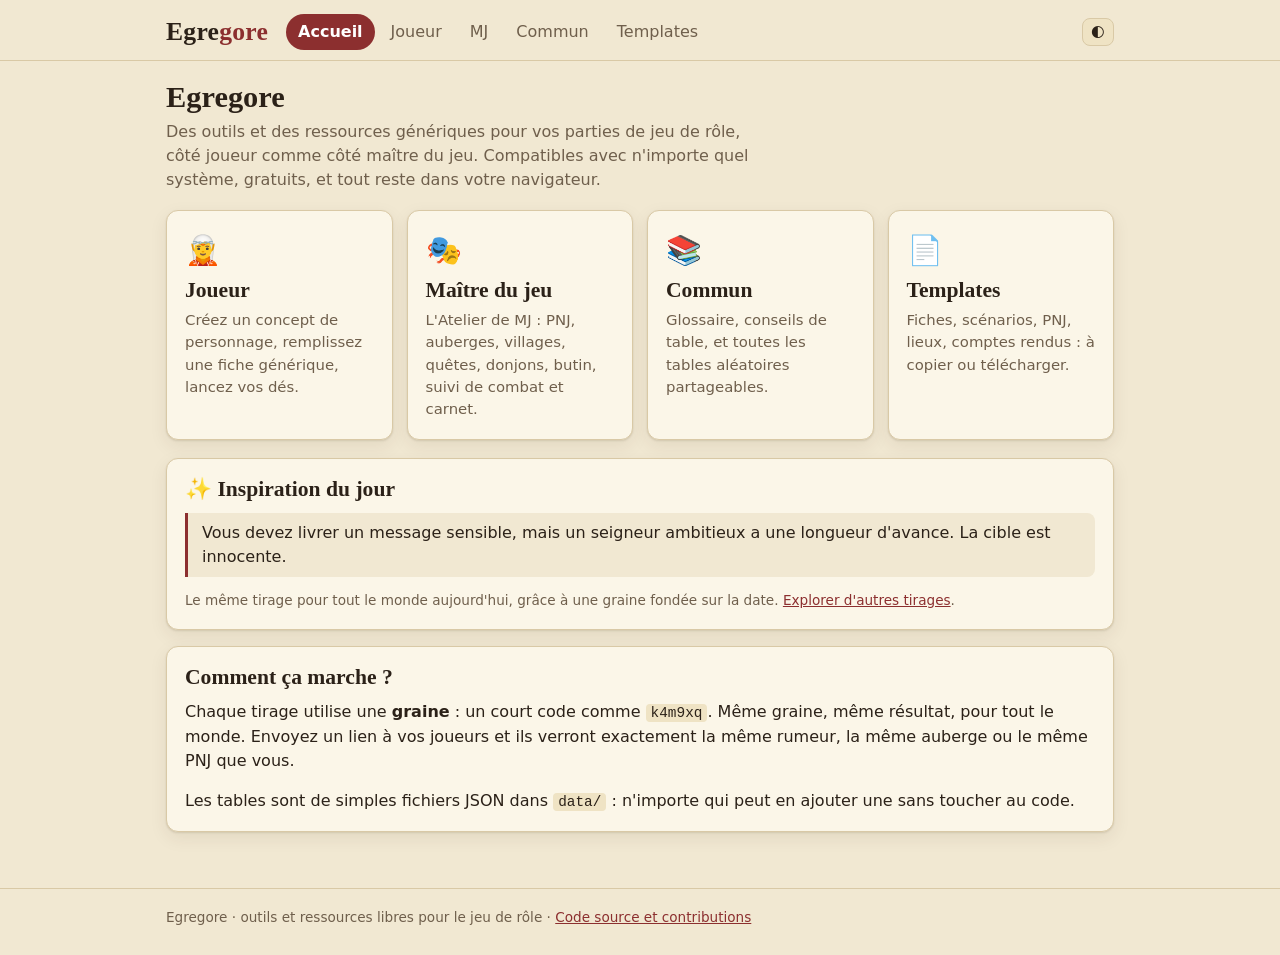
<file: index.html>
<!doctype html>
<html lang="fr">
<head>
<meta charset="utf-8">
<meta name="viewport" content="width=device-width,initial-scale=1">
<title>Egregore – outils et ressources pour le jeu de rôle</title>
<meta name="description" content="Outils génériques pour joueurs et maîtres du jeu : dés, générateurs, tables aléatoires à graine partageable, fiches et templates. Sans compte, sans serveur.">
<link rel="icon" href="data:image/svg+xml,%3Csvg xmlns='http://www.w3.org/2000/svg' viewBox='0 0 100 100'%3E%3Ctext y='.9em' font-size='90'%3E🎲%3C/text%3E%3C/svg%3E">
<link rel="stylesheet" href="assets/css/egregore.css">
<script src="assets/js/egregore.js"></script>
</head>
<body>
<div id="hdr"></div>
<main>
<div class="wrap">
  <h1 class="page">Egregore</h1>
  <p class="lead">Des outils et des ressources génériques pour vos parties de jeu de rôle, côté joueur comme côté maître du jeu. Compatibles avec n'importe quel système, gratuits, et tout reste dans votre navigateur.</p>

  <div class="grid">
    <a class="tile" href="player/"><span class="ico">🧝</span><h2>Joueur</h2><p>Créez un concept de personnage, remplissez une fiche générique, lancez vos dés.</p></a>
    <a class="tile" href="game-master/"><span class="ico">🎭</span><h2>Maître du jeu</h2><p>L'Atelier de MJ : PNJ, auberges, villages, quêtes, donjons, butin, suivi de combat et carnet.</p></a>
    <a class="tile" href="commun/"><span class="ico">📚</span><h2>Commun</h2><p>Glossaire, conseils de table, et toutes les tables aléatoires partageables.</p></a>
    <a class="tile" href="templates/"><span class="ico">📄</span><h2>Templates</h2><p>Fiches, scénarios, PNJ, lieux, comptes rendus : à copier ou télécharger.</p></a>
  </div>

  <section class="card" aria-labelledby="dayT">
    <h2 id="dayT">✨ Inspiration du jour</h2>
    <div class="out" id="day">Chargement…</div>
    <p class="hint" style="margin-bottom:0">Le même tirage pour tout le monde aujourd'hui, grâce à une graine fondée sur la date. <a id="dayLink" href="commun/tables.html">Explorer d'autres tirages</a>.</p>
  </section>

  <section class="card">
    <h2>Comment ça marche ?</h2>
    <p style="margin-top:0">Chaque tirage utilise une <b>graine</b> : un court code comme <code>k4m9xq</code>. Même graine, même résultat, pour tout le monde. Envoyez un lien à vos joueurs et ils verront exactement la même rumeur, la même auberge ou le même PNJ que vous.</p>
    <p style="margin-bottom:0">Les tables sont de simples fichiers JSON dans <code>data/</code> : n'importe qui peut en ajouter une sans toucher au code.</p>
  </section>
</div>
</main>
<script>
(async () => {
  const E = Egregore; E.mount('home');
  const today = new Date().toISOString().slice(0, 10);
  const box = document.getElementById('day');
  try {
    const res = await E.roll('accroches', E.makeRng('jour-' + today));
    box.textContent = res.text;
    document.getElementById('dayLink').href = 'commun/tables.html?t=accroches';
  } catch (e) {
    box.textContent = 'Les tirages demandent un serveur web (GitHub Pages ou « python -m http.server »).';
  }
})();
</script>
</body>
</html>
</file>
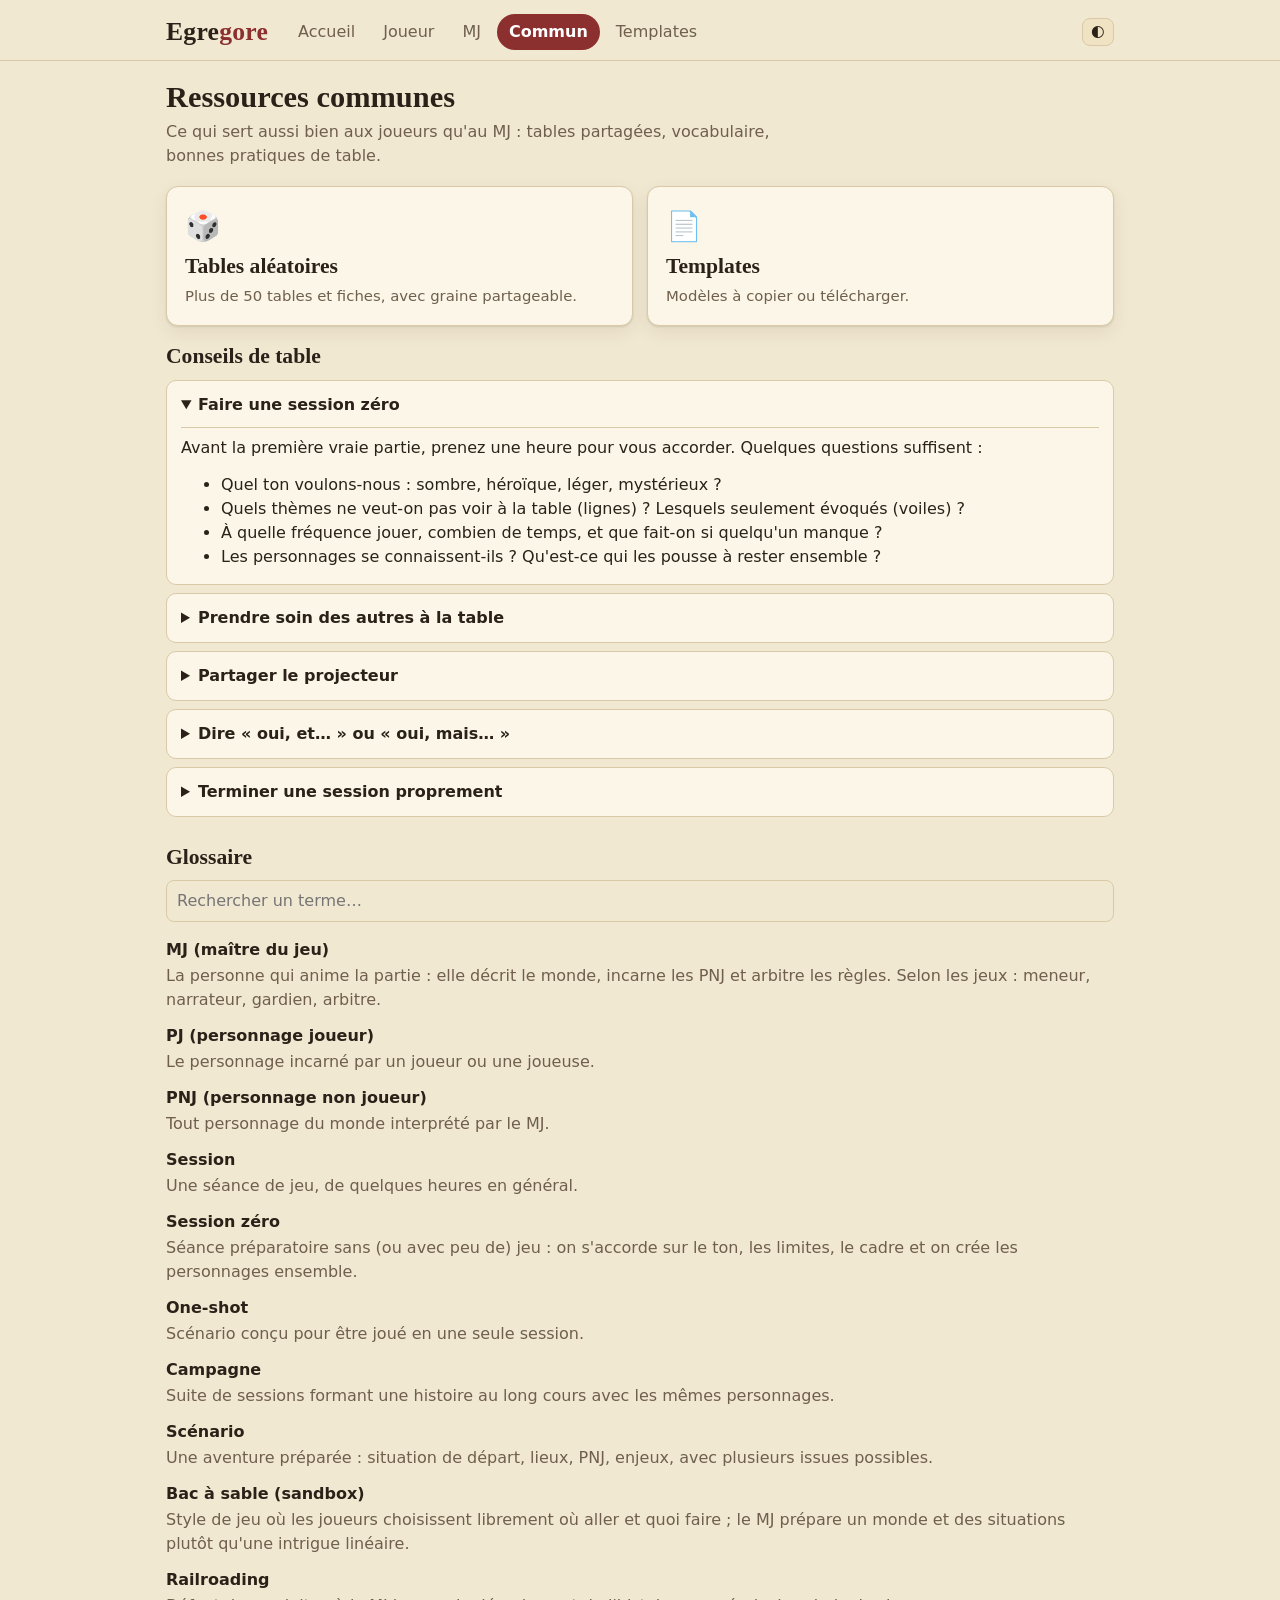
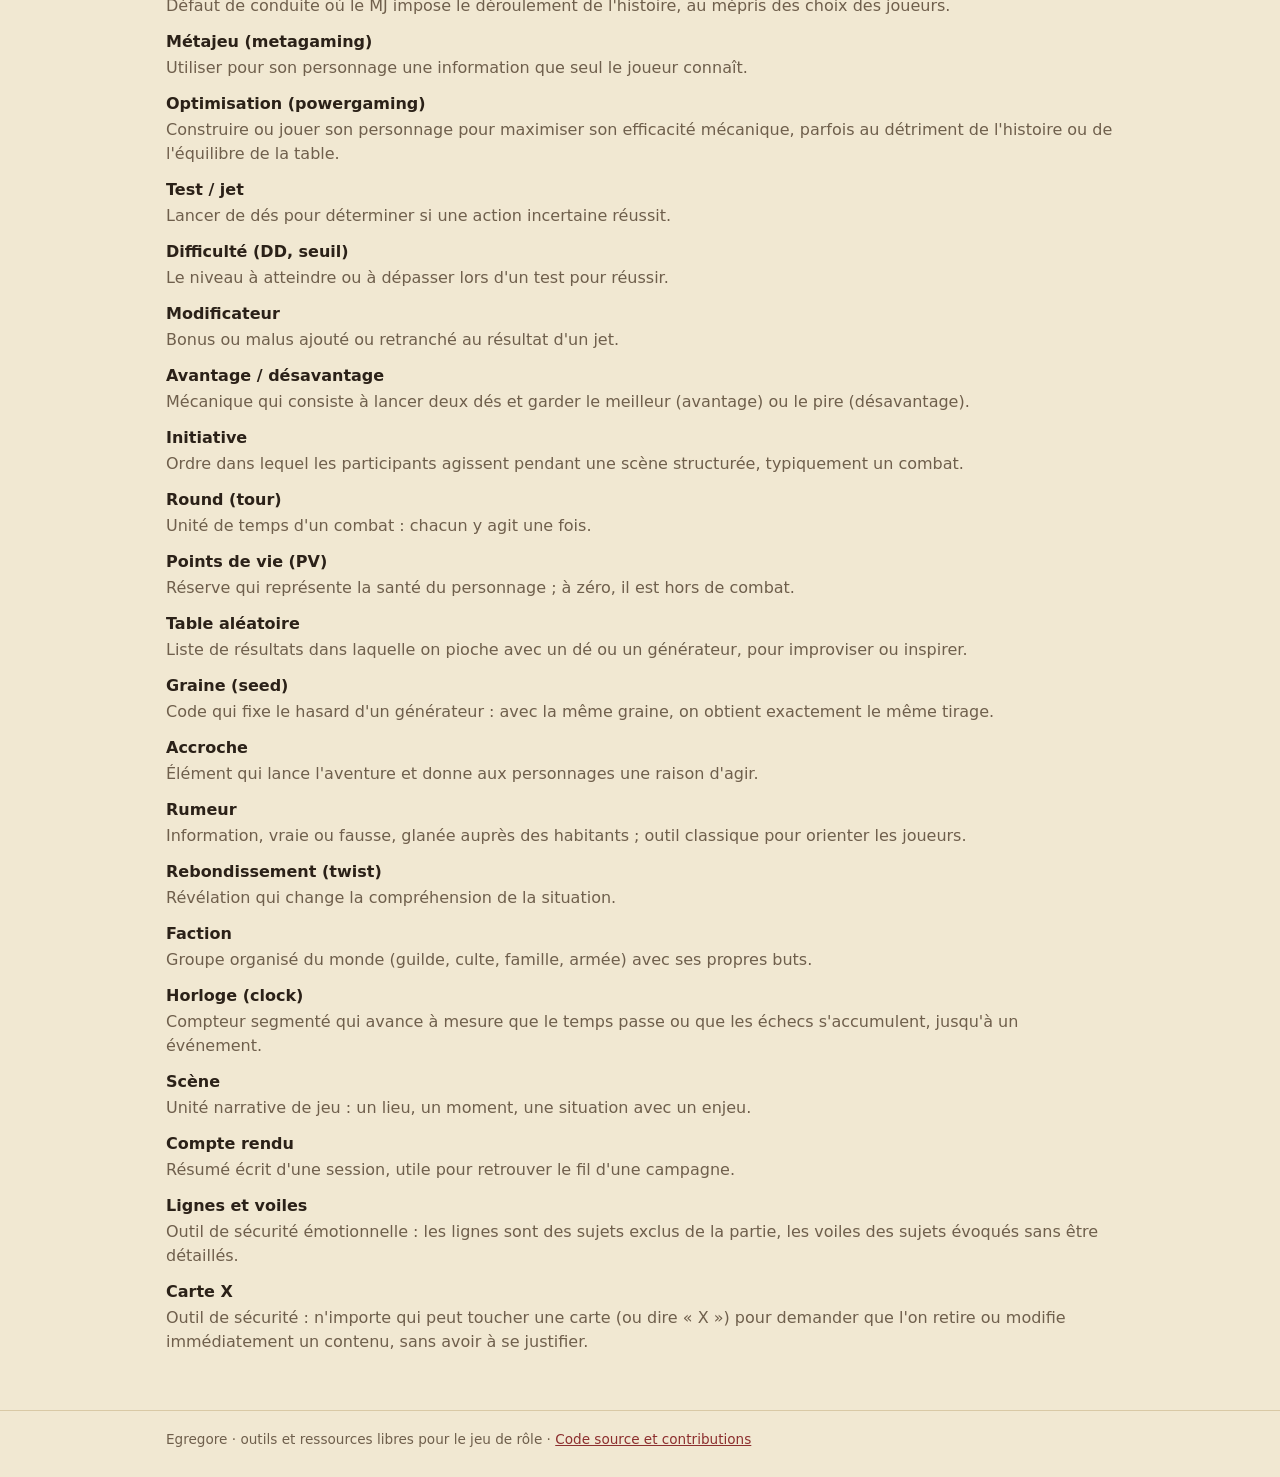
<file: commun/index.html>
<!doctype html>
<html lang="fr">
<head>
<meta charset="utf-8">
<meta name="viewport" content="width=device-width,initial-scale=1">
<title>Commun – Egregore</title>
<link rel="icon" href="data:image/svg+xml,%3Csvg xmlns='http://www.w3.org/2000/svg' viewBox='0 0 100 100'%3E%3Ctext y='.9em' font-size='90'%3E🎲%3C/text%3E%3C/svg%3E">
<link rel="stylesheet" href="../assets/css/egregore.css">
<script src="../assets/js/egregore.js"></script>
</head>
<body>
<div id="hdr"></div>
<main>
<div class="wrap">
  <h1 class="page">Ressources communes</h1>
  <p class="lead">Ce qui sert aussi bien aux joueurs qu'au MJ : tables partagées, vocabulaire, bonnes pratiques de table.</p>

  <div class="grid">
    <a class="tile" href="tables.html"><span class="ico">🎲</span><h2>Tables aléatoires</h2><p>Plus de 50 tables et fiches, avec graine partageable.</p></a>
    <a class="tile" href="../templates/"><span class="ico">📄</span><h2>Templates</h2><p>Modèles à copier ou télécharger.</p></a>
  </div>

  <section id="conseils" aria-labelledby="ct">
    <h2 id="ct">Conseils de table</h2>
    <details open><summary>Faire une session zéro</summary>
      <p>Avant la première vraie partie, prenez une heure pour vous accorder. Quelques questions suffisent :</p>
      <ul>
        <li>Quel ton voulons-nous : sombre, héroïque, léger, mystérieux ?</li>
        <li>Quels thèmes ne veut-on pas voir à la table (lignes) ? Lesquels seulement évoqués (voiles) ?</li>
        <li>À quelle fréquence jouer, combien de temps, et que fait-on si quelqu'un manque ?</li>
        <li>Les personnages se connaissent-ils ? Qu'est-ce qui les pousse à rester ensemble ?</li>
      </ul>
    </details>
    <details><summary>Prendre soin des autres à la table</summary>
      <p>Un rôle de sécurité simple : convenez qu'à tout moment n'importe qui peut demander de passer, de ralentir ou de changer de direction, sans devoir se justifier. La carte X ou un simple « pause, s'il vous plaît » font très bien l'affaire. Vérifiez régulièrement que tout le monde s'amuse.</p>
    </details>
    <details><summary>Partager le projecteur</summary>
      <p>Donnez à chaque joueur des moments où son personnage est au centre. Posez des questions ouvertes (« Qu'est-ce que tu remarques ? », « Comment ton personnage réagit ? ») plutôt que de résumer les actions à leur place.</p>
    </details>
    <details><summary>Dire « oui, et… » ou « oui, mais… »</summary>
      <p>Quand un joueur propose quelque chose d'amusant, acceptez-le et ajoutez-y un détail ou une complication. Les refus secs coupent l'élan ; les complications relancent le jeu.</p>
    </details>
    <details><summary>Terminer une session proprement</summary>
      <p>Gardez dix minutes pour résumer ce qui s'est passé, noter les questions ouvertes et demander à chacun ce qu'il a préféré. Un bon compte rendu (voir le <a href="../templates/">template</a>) fait gagner beaucoup de temps à la session suivante.</p>
    </details>
  </section>

  <section id="glossaire" style="margin-top:28px" aria-labelledby="gt">
    <h2 id="gt">Glossaire</h2>
    <input type="search" id="q" placeholder="Rechercher un terme…" aria-label="Rechercher dans le glossaire">
    <dl class="gloss" id="gloss"><dt>Chargement…</dt></dl>
  </section>
</div>
</main>
<script>
(async () => {
  const E = Egregore; E.mount('commun');
  const box = document.getElementById('gloss');
  let terms = [];
  try { terms = (await (await fetch(E.ROOT + 'commun/glossaire.json')).json()).termes; }
  catch (e) { box.innerHTML = '<dt>Glossaire indisponible</dt><dd>Ouvrez le site via GitHub Pages ou un serveur local.</dd>'; return; }
  const draw = q => {
    const s = q.trim().toLowerCase();
    const list = terms.filter(x => !s || (x.t + ' ' + x.d).toLowerCase().includes(s));
    box.innerHTML = list.map(x => `<dt>${E.esc(x.t)}</dt><dd>${E.esc(x.d)}</dd>`).join('') || '<dt>Aucun résultat</dt>';
  };
  draw('');
  document.getElementById('q').addEventListener('input', e => draw(e.target.value));
})();
</script>
</body>
</html>
</file>
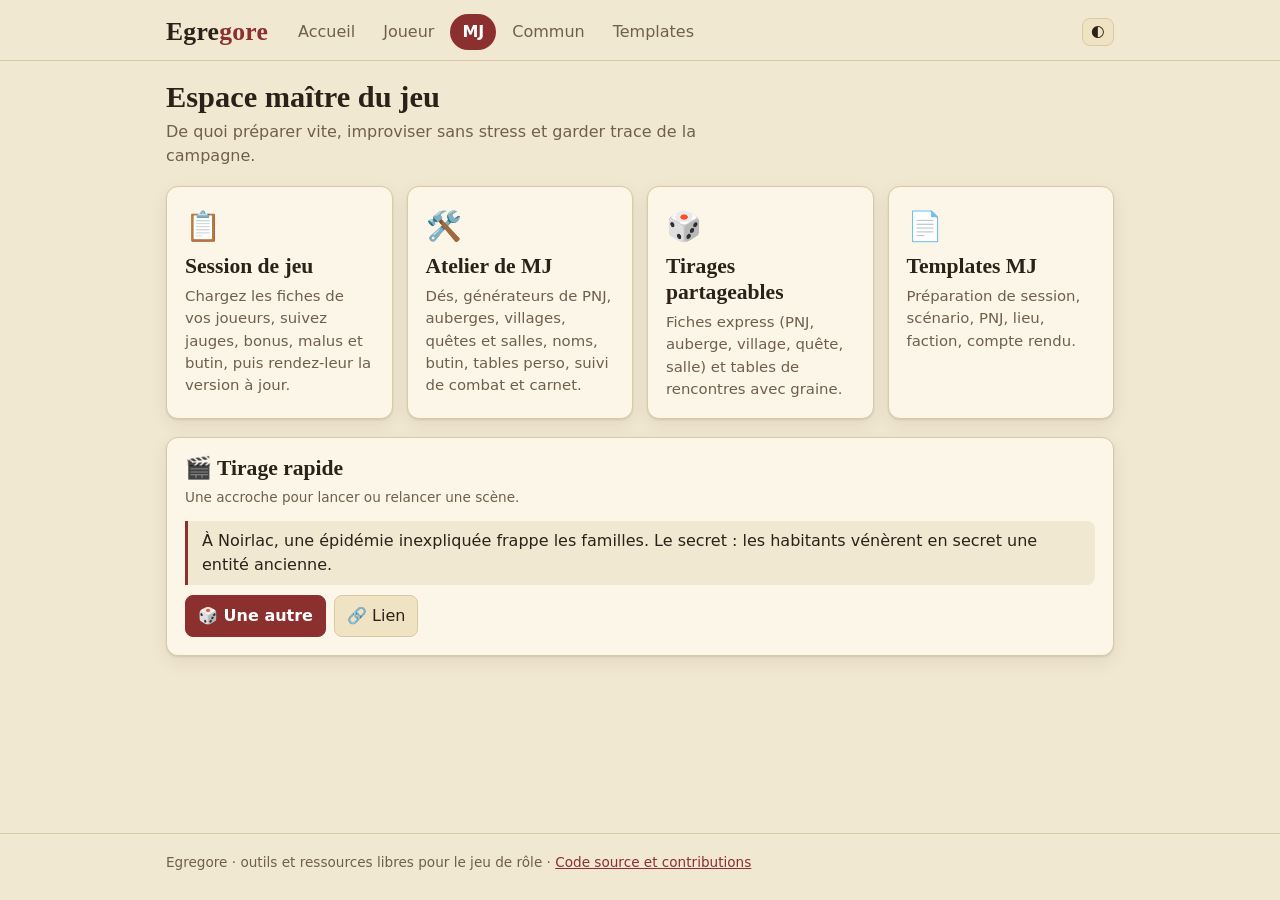
<file: game-master/index.html>
<!doctype html>
<html lang="fr">
<head>
<meta charset="utf-8">
<meta name="viewport" content="width=device-width,initial-scale=1">
<title>Maître du jeu – Egregore</title>
<link rel="icon" href="data:image/svg+xml,%3Csvg xmlns='http://www.w3.org/2000/svg' viewBox='0 0 100 100'%3E%3Ctext y='.9em' font-size='90'%3E🎲%3C/text%3E%3C/svg%3E">
<link rel="stylesheet" href="../assets/css/egregore.css">
<script src="../assets/js/egregore.js"></script>
</head>
<body>
<div id="hdr"></div>
<main>
<div class="wrap">
  <h1 class="page">Espace maître du jeu</h1>
  <p class="lead">De quoi préparer vite, improviser sans stress et garder trace de la campagne.</p>

  <div class="grid">
    <a class="tile" href="session.html"><span class="ico">📋</span><h2>Session de jeu</h2><p>Chargez les fiches de vos joueurs, suivez jauges, bonus, malus et butin, puis rendez-leur la version à jour.</p></a>
    <a class="tile" href="atelier.html"><span class="ico">🛠️</span><h2>Atelier de MJ</h2><p>Dés, générateurs de PNJ, auberges, villages, quêtes et salles, noms, butin, tables perso, suivi de combat et carnet.</p></a>
    <a class="tile" href="../commun/tables.html?cat=mj"><span class="ico">🎲</span><h2>Tirages partageables</h2><p>Fiches express (PNJ, auberge, village, quête, salle) et tables de rencontres avec graine.</p></a>
    <a class="tile" href="../templates/?cat=mj"><span class="ico">📄</span><h2>Templates MJ</h2><p>Préparation de session, scénario, PNJ, lieu, faction, compte rendu.</p></a>
  </div>

  <section class="card">
    <h2>🎬 Tirage rapide</h2>
    <p class="hint" style="margin-top:-.3rem">Une accroche pour lancer ou relancer une scène.</p>
    <div class="out" id="hook">Chargement…</div>
    <div class="row"><button class="btn primary" id="again">🎲 Une autre</button><button class="btn" id="share">🔗 Lien</button></div>
  </section>
</div>
</main>
<script>
(async () => {
  const E = Egregore; E.mount('mj');
  let seed = E.getSeed();
  const out = document.getElementById('hook');
  async function go() {
    try { out.textContent = (await E.roll('accroches', E.makeRng(seed))).text; }
    catch (e) { out.textContent = 'Les tirages demandent un serveur web (GitHub Pages ou « python -m http.server »).'; }
  }
  document.getElementById('again').onclick = () => { seed = E.newSeed(); go(); };
  document.getElementById('share').onclick = () => E.copy(E.setParams({ seed }), 'Lien copié');
  go();
})();
</script>
</body>
</html>
</file>
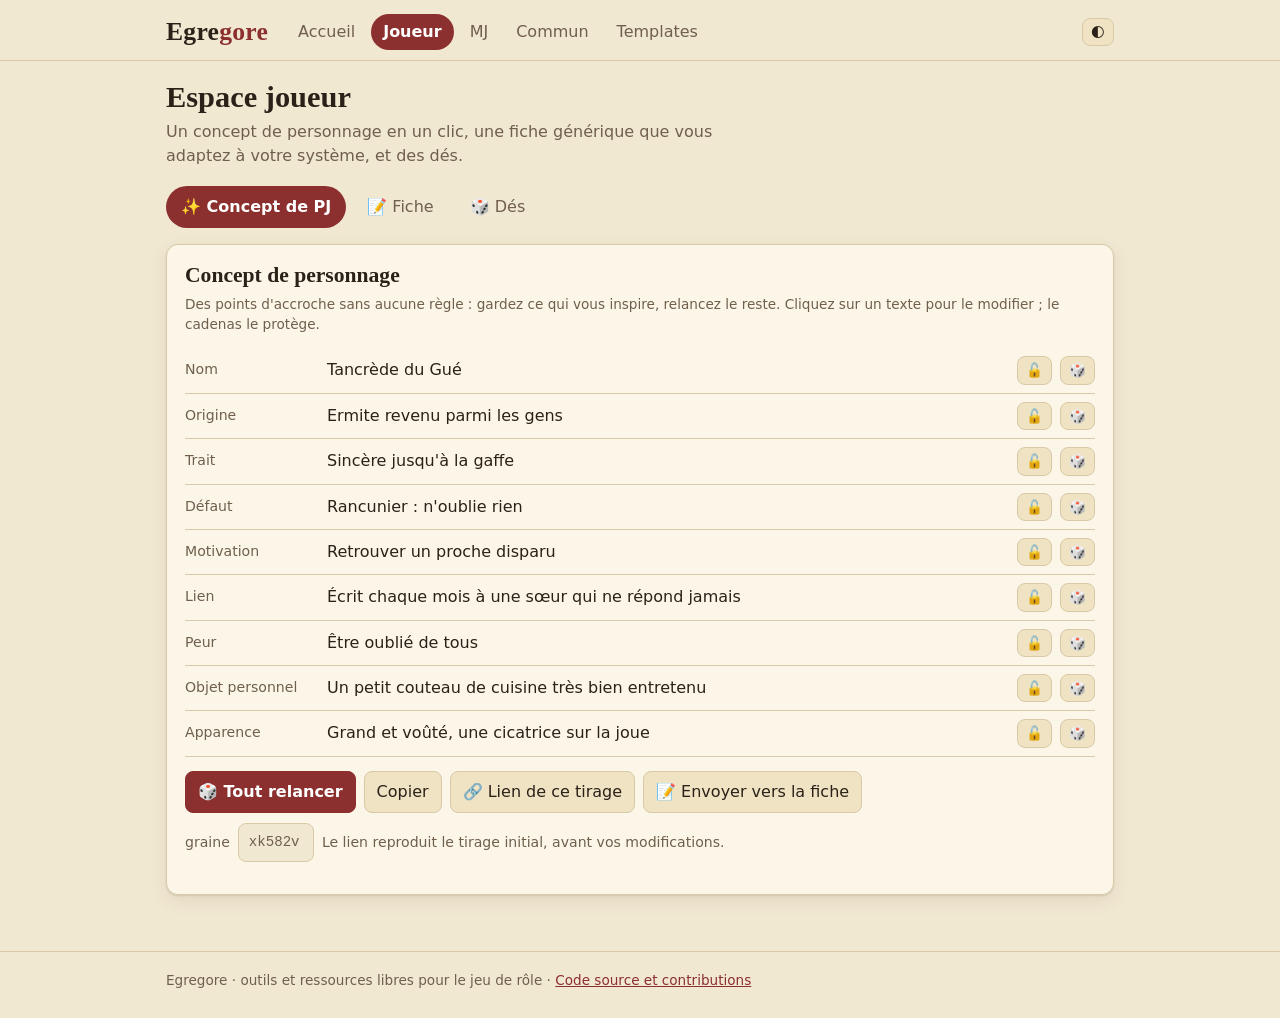
<file: player/index.html>
<!doctype html>
<html lang="fr">
<head>
<meta charset="utf-8">
<meta name="viewport" content="width=device-width,initial-scale=1">
<title>Joueur – Egregore</title>
<link rel="icon" href="data:image/svg+xml,%3Csvg xmlns='http://www.w3.org/2000/svg' viewBox='0 0 100 100'%3E%3Ctext y='.9em' font-size='90'%3E🎲%3C/text%3E%3C/svg%3E">
<link rel="stylesheet" href="../assets/css/egregore.css">
<script src="../assets/js/egregore.js"></script>
</head>
<body>
<div id="hdr"></div>
<main>
<div class="wrap">
  <h1 class="page">Espace joueur</h1>
  <p class="lead">Un concept de personnage en un clic, une fiche générique que vous adaptez à votre système, et des dés.</p>
  <nav class="tabs" id="tabs" role="tablist" aria-label="Outils joueur"></nav>
  <div id="view"></div>
</div>
</main>
<script>
(() => {
'use strict';
const E = Egregore; E.mount('player');
const $ = (s, r = document) => r.querySelector(s);
const TABS = [['gen', '✨ Concept de PJ'], ['fiche', '📝 Fiche'], ['des', '🎲 Dés']];
const FKEY = 'egregore-fiche-v1', FICHE_ID = 'fiche-pj';
let tab = (location.hash || '#gen').slice(1); if (!TABS.some(t => t[0] === tab)) tab = 'gen';
const view = $('#view');

/* ------------------------------------------------------------ concept */
const g = { seed: E.getSeed(), res: null, locks: [], tick: 0, error: '' };
async function genAll(fresh) {
  if (fresh) g.seed = E.newSeed();
  try {
    const r = await E.roll(FICHE_ID, E.makeRng(g.seed));
    if (g.res) r.fields = r.fields.map((f, i) => g.locks[i] ? g.res.fields[i] : f);
    g.res = r; g.error = '';
  } catch (e) { g.error = e.message; }
  if (tab === 'gen') drawGen();
}
function drawGen() {
  if (g.error) { view.innerHTML = `<section class="card"><p><b>Impossible de charger les tables.</b></p><p class="hint">Ouvrez le site via GitHub Pages ou un serveur local (<code>python -m http.server</code>).</p></section>`; return; }
  if (!g.res) { view.innerHTML = '<section class="card"><p class="hint">Chargement…</p></section>'; return; }
  view.innerHTML = `<section class="card"><h2>Concept de personnage</h2>
    <p class="hint" style="margin-top:-.3rem">Des points d'accroche sans aucune règle : gardez ce qui vous inspire, relancez le reste. Cliquez sur un texte pour le modifier ; le cadenas le protège.</p>
    ${g.res.fields.map((f, i) => `<div class="field ${g.locks[i] ? 'locked' : ''}"><label>${E.esc(f.k)}</label><span class="val" contenteditable="true" data-i="${i}" spellcheck="false">${E.esc(f.v)}</span>
      <button class="btn mini" data-act="lock" data-i="${i}" aria-pressed="${!!g.locks[i]}" title="Verrouiller" aria-label="Verrouiller ${E.esc(f.k)}">${g.locks[i] ? '🔒' : '🔓'}</button>
      <button class="btn mini" data-act="reroll" data-i="${i}" title="Relancer ce champ" aria-label="Relancer ${E.esc(f.k)}">🎲</button></div>`).join('')}
    <div class="row" style="margin-top:14px"><button class="btn primary" data-act="regen">🎲 Tout relancer</button><button class="btn" data-act="copy">Copier</button><button class="btn" data-act="link">🔗 Lien de ce tirage</button><button class="btn" data-act="tosheet">📝 Envoyer vers la fiche</button></div>
    <p class="seedbox" style="margin-top:10px">graine <input type="text" id="seed" value="${E.esc(g.seed)}" aria-label="Graine" spellcheck="false" autocomplete="off"> <span>Le lien reproduit le tirage initial, avant vos modifications.</span></p></section>`;
}

/* ------------------------------------------------------------ fiche */
const DEF = () => E.ficheBlank();
let F = E.ficheNorm(E.store.get(FKEY, {}));
const saveF = () => { F.maj = new Date().toISOString(); E.store.set(FKEY, F); };
saveF();
function drawFiche() {
  view.innerHTML = `<section class="card"><div class="row"><h2 class="grow" style="margin:0">Fiche de personnage</h2>
      <button class="btn mini" data-act="fprint">🖨 Imprimer</button><button class="btn mini" data-act="fexport">⬇ Exporter</button><button class="btn mini" data-act="fimport">⬆ Importer</button><button class="btn mini danger" data-act="freset">Nouvelle fiche</button>
      <input type="file" id="fimp" accept="application/json,.json" hidden></div>
    <p class="hint">Fiche libre, enregistrée dans ce navigateur : renommez les caractéristiques selon votre système. Exportez un fichier pour la garder ou la partager.</p>
    <div class="row" style="margin:10px 0"><input class="grow" type="text" data-f="nom" value="${E.esc(F.nom)}" placeholder="Nom" aria-label="Nom"><input class="grow" type="text" data-f="concept" value="${E.esc(F.concept)}" placeholder="Concept, classe, origine…" aria-label="Concept"></div>
    <h3>Caractéristiques</h3>
    <div class="sheet-grid">${F.stats.map((s, i) => `<div class="stat"><input type="text" data-s="n" data-i="${i}" value="${E.esc(s.n)}" aria-label="Nom de la caractéristique"><input type="number" data-s="v" data-i="${i}" value="${s.v}" aria-label="Valeur de ${E.esc(s.n)}"><button class="btn mini noprint" data-act="sdel" data-i="${i}" aria-label="Supprimer">✕</button></div>`).join('')}</div>
    <div class="row noprint" style="margin-top:8px"><button class="btn mini" data-act="sadd">+ Caractéristique</button></div>
    <h3>Jauges</h3>
    ${F.tracks.map((t, i) => `<div class="track"><input type="text" data-t="n" data-i="${i}" value="${E.esc(t.n)}" aria-label="Nom de la jauge">
       <button class="btn mini" data-act="tdec" data-i="${i}" aria-label="Retirer 1">−</button><input type="number" data-t="cur" data-i="${i}" value="${t.cur}" aria-label="Valeur actuelle"><span class="hint">/</span><input type="number" data-t="max" data-i="${i}" value="${t.max}" aria-label="Maximum">
       <button class="btn mini" data-act="tinc" data-i="${i}" aria-label="Ajouter 1">+</button>
       <div class="bar"><i style="width:${t.max > 0 ? Math.max(0, Math.min(100, t.cur / t.max * 100)) : 0}%"></i></div></div>`).join('')}
    <div class="row noprint" style="margin-top:8px"><button class="btn mini" data-act="tadd">+ Jauge</button></div>
    <h3>Bonus et malus en cours</h3>
    ${F.effets.map((x, i) => `<div class="track" style="grid-template-columns:auto 1fr 1fr auto auto"><select data-e="type" data-i="${i}" aria-label="Type"><option value="bonus" ${x.type === 'bonus' ? 'selected' : ''}>Bonus</option><option value="malus" ${x.type === 'malus' ? 'selected' : ''}>Malus</option></select>
       <input type="text" data-e="n" data-i="${i}" value="${E.esc(x.n)}" placeholder="Nom" aria-label="Nom de l'effet"><input type="text" data-e="note" data-i="${i}" value="${E.esc(x.note || '')}" placeholder="Effet" aria-label="Description"><input type="number" min="0" data-e="rounds" data-i="${i}" value="${x.rounds || ''}" placeholder="tours" style="width:70px" aria-label="Durée en tours"><button class="btn mini noprint" data-act="edel" data-i="${i}" aria-label="Supprimer">✕</button></div>`).join('') || '<p class="hint">Aucun effet. Le MJ peut en ajouter pendant la session.</p>'}
    <div class="row noprint" style="margin-top:8px"><button class="btn mini" data-act="eadd">+ Effet</button></div>
    <h3>Capacités et compétences</h3><textarea data-f="capacites" aria-label="Capacités">${E.esc(F.capacites)}</textarea>
    <h3>Inventaire</h3><textarea data-f="inventaire" aria-label="Inventaire">${E.esc(F.inventaire)}</textarea>
    <h3>Notes, liens, historique</h3><textarea data-f="notes" aria-label="Notes" style="min-height:180px">${E.esc(F.notes)}</textarea>
    <h3>Journal de session</h3>
    ${F.journal.length ? `<ul class="plain hist">${F.journal.slice().reverse().slice(0, 60).map(j => `<li><span class="hint">${E.esc((j.d || '').slice(0, 10))} · ${E.esc(j.s || '')}</span><span>${E.esc(j.t)}</span></li>`).join('')}</ul><div class="row noprint" style="margin-top:8px"><button class="btn mini danger" data-act="jclear">Vider le journal</button></div>` : '<p class="hint">Rempli par le MJ lorsque vous lui confiez votre fiche. Réimportez ici la version qu\'il vous rend.</p>'}</section>`;
}

/* ------------------------------------------------------------ dés */
const D = { expr: E.store.get('egregore-expr', 'd20'), hist: [] };
function fmtDet(r) {
  return r.parts.map(p => 'mod' in p ? `<b>${p.mod < 0 ? '−' : '+'}${Math.abs(p.mod)}</b>` :
    `<span class="grp"><i>${E.esc(p.label)}</i>${p.rolls.map((v, i) => `<b class="die${!p.keep[i] ? ' drop' : p.faces === 20 && v === 20 ? ' crit' : p.faces === 20 && v === 1 ? ' fumble' : ''}">${v}</b>`).join('')}</span>`).join('');
}
function drawDes() {
  view.innerHTML = `<section class="card"><h2>Lanceur de dés</h2>
    <form id="rollForm" class="row"><input class="grow" type="text" id="expr" value="${E.esc(D.expr)}" placeholder="ex. 2d6+3, 4d6kh3, d100" autocomplete="off" aria-label="Formule de dés"><button class="btn primary">Lancer</button></form>
    <div class="row" style="margin:10px 0">${['d4', 'd6', 'd8', 'd10', 'd12', 'd20', 'd100'].map(d => `<button class="btn mini" data-act="quick" data-v="${d}">${d}</button>`).join('')}<button class="btn mini" data-act="adv" data-v="kh">Avantage</button><button class="btn mini" data-act="adv" data-v="kl">Désavantage</button></div>
    <p class="hint">Syntaxe : <code>NdF</code>, additions et soustractions (<code>2d8+1d4-1</code>), <code>kh</code>/<code>kl</code> pour garder les meilleurs/pires dés (<code>4d6kh3</code>).</p>
    <div class="result" id="result" aria-live="polite"><span class="hint">Le résultat s'affiche ici.</span></div></section>
    <section class="card"><h2>Historique</h2><ul class="plain hist" id="hist"></ul></section>`;
  drawHist();
}
function drawHist() {
  const h = $('#hist'); if (!h) return;
  h.innerHTML = D.hist.length ? D.hist.map(x => `<li><b>${x.total}</b><span>${E.esc(x.expr)}</span><span class="det">${x.det}</span></li>`).join('') : '<li class="hint">Aucun jet pour le moment.</li>';
}
function doRoll(expr) {
  const res = $('#result');
  try {
    const r = E.dice(expr, E.makeRng(E.newSeed())), det = fmtDet(r);
    D.expr = expr; E.store.set('egregore-expr', expr);
    res.innerHTML = `<div class="total">${r.total}</div><div class="det">${det}</div>`;
    D.hist.unshift({ expr: r.expr, total: r.total, det }); D.hist = D.hist.slice(0, 30); drawHist();
  } catch (e) { res.innerHTML = `<span style="color:var(--bad)">${E.esc(e.message)}</span>`; }
}

/* ------------------------------------------------------------ rendu & événements */
function render() {
  $('#tabs').innerHTML = TABS.map(t => `<button role="tab" aria-selected="${t[0] === tab}" data-tab="${t[0]}">${t[1]}</button>`).join('');
  ({ gen: drawGen, fiche: drawFiche, des: drawDes })[tab]();
}
const rolled = async (i, rng) => { g.res.fields[i].v = await E.rollChamp(FICHE_ID, i, rng); drawGen(); };
const ACT = {
  regen: () => genAll(true),
  reroll: b => { g.tick++; rolled(+b.dataset.i, E.makeRng(g.seed + ':' + g.tick)); },
  lock: b => { g.locks[+b.dataset.i] = !g.locks[+b.dataset.i]; drawGen(); },
  copy: () => E.copy(E.toText(g.res)),
  link: () => E.copy(E.setParams({ seed: g.seed }), 'Lien copié'),
  tosheet: () => {
    F.nom = g.res.fields[0].v;
    F.concept = g.res.fields.filter(f => ['Origine', 'Trait'].includes(f.k)).map(f => f.v).join(' · ');
    const lines = g.res.fields.slice(1).map(f => `${f.k} : ${f.v}`).join('\n');
    F.notes = (F.notes ? F.notes + '\n\n' : '') + lines; saveF(); tab = 'fiche'; location.hash = tab; render(); E.toast('Concept envoyé vers la fiche');
  },
  sadd: () => { F.stats.push({ n: 'Nouvelle', v: 0 }); saveF(); drawFiche(); },
  sdel: b => { F.stats.splice(+b.dataset.i, 1); saveF(); drawFiche(); },
  tadd: () => { F.tracks.push({ n: 'Jauge', cur: 5, max: 5 }); saveF(); drawFiche(); },
  tinc: b => { const t = F.tracks[+b.dataset.i]; t.cur = Math.min(t.max, t.cur + 1); saveF(); drawFiche(); },
  tdec: b => { const t = F.tracks[+b.dataset.i]; t.cur = Math.max(0, t.cur - 1); saveF(); drawFiche(); },
  eadd: () => { F.effets.push({ type: 'bonus', n: '', note: '', rounds: 0 }); saveF(); drawFiche(); },
  edel: b => { F.effets.splice(+b.dataset.i, 1); saveF(); drawFiche(); },
  jclear: () => { if (confirm('Vider le journal de session ?')) { F.journal = []; saveF(); drawFiche(); } },
  fprint: () => window.print(),
  fexport: () => E.download((F.nom || 'personnage').replace(/[^\w-]+/g, '_') + '.json', JSON.stringify(E.ficheClean(F), null, 2), 'application/json'),
  fimport: () => $('#fimp').click(),
  freset: () => { if (confirm('Effacer la fiche actuelle ? Pensez à l\'exporter avant.')) { F = DEF(); saveF(); drawFiche(); } },
  quick: b => { $('#expr').value = b.dataset.v; doRoll(b.dataset.v); },
  adv: b => { const e = $('#expr'), m = e.value.replace(/\s/g, '').match(/[+-]\d+$/); const x = '2d20' + b.dataset.v + '1' + (m ? m[0] : ''); e.value = x; doRoll(x); }
};
document.addEventListener('click', e => {
  const t = e.target.closest('[data-tab]'); if (t) { tab = t.dataset.tab; location.hash = tab; render(); return; }
  const b = e.target.closest('[data-act]'); if (b && ACT[b.dataset.act]) ACT[b.dataset.act](b);
});
document.addEventListener('submit', e => { e.preventDefault(); if (e.target.id === 'rollForm') doRoll($('#expr').value); });
document.addEventListener('input', e => {
  const t = e.target;
  if (t.dataset.f) { F[t.dataset.f] = t.value; saveF(); }
  else if (t.dataset.s) { const s = F.stats[+t.dataset.i]; s[t.dataset.s] = t.dataset.s === 'v' ? (parseInt(t.value) || 0) : t.value; saveF(); }
  else if (t.dataset.e) { const x = F.effets[+t.dataset.i]; x[t.dataset.e] = t.dataset.e === 'rounds' ? (parseInt(t.value) || 0) : t.value; saveF(); }
  else if (t.dataset.t) { const k = F.tracks[+t.dataset.i]; k[t.dataset.t] = t.dataset.t === 'n' ? t.value : (parseInt(t.value) || 0); saveF(); }
  else if (t.dataset.i !== undefined && t.isContentEditable && g.res) g.res.fields[+t.dataset.i].v = t.textContent;
});
document.addEventListener('change', e => {
  const t = e.target;
  if (t.dataset.t === 'cur' || t.dataset.t === 'max') drawFiche();
  if (t.id === 'seed') { g.seed = t.value.trim() || E.newSeed(); g.locks = []; g.res = null; genAll(false); }
  if (t.id === 'fimp' && t.files[0]) {
    const r = new FileReader();
    r.onload = () => {
      try {
        let d = JSON.parse(r.result);
        if (d && Array.isArray(d.persos)) {                       // fichier de session : choisir un personnage
          const list = d.persos.filter(E.isFiche);
          if (!list.length) throw 0;
          const n = list.length === 1 ? 1 : parseInt(prompt('Quel personnage charger ?\n' + list.map((p, i) => (i + 1) + '. ' + (p.nom || '(sans nom)')).join('\n'), '1'));
          d = list[n - 1]; if (!d) return;
        }
        if (!E.isFiche(d)) throw 0;
        F = E.ficheNorm(d); saveF(); drawFiche(); E.toast('Fiche importée');
      } catch (_) { E.toast('Fichier invalide'); }
      t.value = '';
    };
    r.readAsText(t.files[0]);
  }
});
window.addEventListener('hashchange', () => { const h = location.hash.slice(1); if (h !== tab && TABS.some(t => t[0] === h)) { tab = h; render(); } });
render(); genAll(false);
})();
</script>
</body>
</html>
</file>
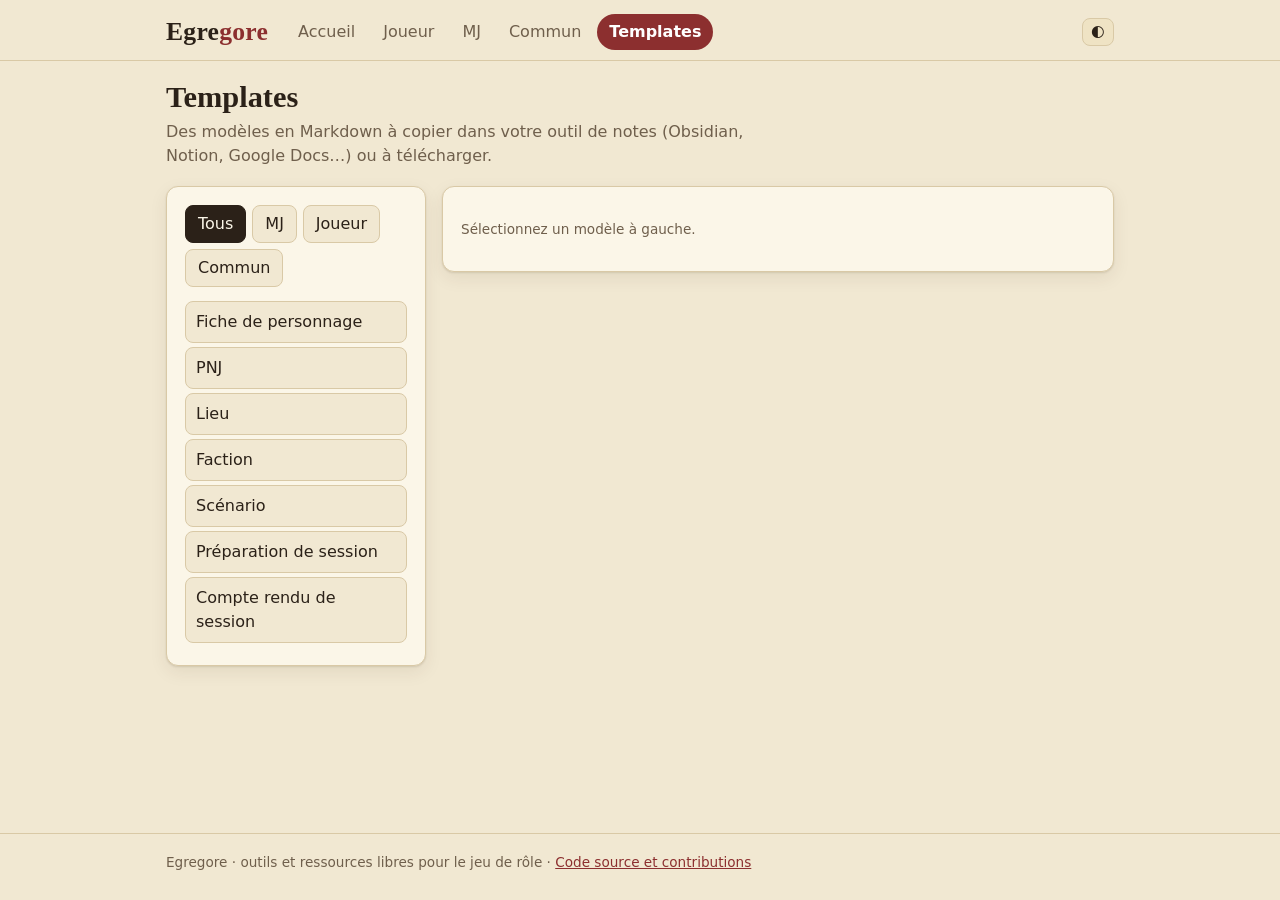
<file: templates/index.html>
<!doctype html>
<html lang="fr">
<head>
<meta charset="utf-8">
<meta name="viewport" content="width=device-width,initial-scale=1">
<title>Templates – Egregore</title>
<link rel="icon" href="data:image/svg+xml,%3Csvg xmlns='http://www.w3.org/2000/svg' viewBox='0 0 100 100'%3E%3Ctext y='.9em' font-size='90'%3E🎲%3C/text%3E%3C/svg%3E">
<link rel="stylesheet" href="../assets/css/egregore.css">
<script src="../assets/js/egregore.js"></script>
</head>
<body>
<div id="hdr"></div>
<main>
<div class="wrap">
  <h1 class="page">Templates</h1>
  <p class="lead">Des modèles en Markdown à copier dans votre outil de notes (Obsidian, Notion, Google Docs…) ou à télécharger.</p>
  <div class="split">
    <aside class="card"><div class="pills" id="cats"></div><div class="tlist" id="list"></div></aside>
    <section class="card" id="panel" aria-live="polite"><p class="hint">Chargement…</p></section>
  </div>
</div>
</main>
<script>
(async () => {
  const E = Egregore; E.mount('templates');
  const CATS = [['all', 'Tous'], ['mj', 'MJ'], ['joueur', 'Joueur'], ['commun', 'Commun']];
  const $ = s => document.querySelector(s);
  let cat = E.getParam('cat') || 'all', cur = E.getParam('t'), items, text = '';
  if (!CATS.some(c => c[0] === cat)) cat = 'all';
  try { items = (await (await fetch(E.ROOT + 'templates/templates.json')).json()).templates; }
  catch (e) { $('#panel').innerHTML = '<p><b>Impossible de charger les templates.</b></p><p class="hint">Ouvrez le site via GitHub Pages ou un serveur local.</p>'; return; }
  function drawList() {
    $('#cats').innerHTML = CATS.map(([k, l]) => `<button aria-pressed="${cat === k}" data-cat="${k}">${l}</button>`).join('');
    $('#list').innerHTML = items.filter(t => cat === 'all' || t.cat === cat).map(t => `<button data-f="${t.file}" aria-pressed="${t.file === cur}">${E.esc(t.titre)}</button>`).join('');
  }
  async function show() {
    const t = items.find(x => x.file === cur); if (!t) return;
    $('#panel').innerHTML = `<h2>${E.esc(t.titre)}</h2><p class="hint" style="margin-top:-.3rem">${E.esc(t.desc)}</p><p class="hint">Chargement…</p>`;
    try { text = await (await fetch(E.ROOT + 'templates/' + t.file)).text(); } catch (e) { text = 'Erreur de chargement.'; }
    $('#panel').innerHTML = `<h2>${E.esc(t.titre)}</h2><p class="hint" style="margin-top:-.3rem">${E.esc(t.desc)}</p>
      <div class="row" style="margin-bottom:10px"><button class="btn primary" data-act="copy">Copier</button><button class="btn" data-act="dl">⬇ Télécharger (.md)</button></div>
      <pre class="md"></pre>`;
    $('pre.md').textContent = text;
    E.setParams({ t: cur, cat: cat === 'all' ? '' : cat });
  }
  document.addEventListener('click', e => {
    const c = e.target.closest('[data-cat]'); if (c) { cat = c.dataset.cat; drawList(); return; }
    const f = e.target.closest('[data-f]'); if (f) { cur = f.dataset.f; drawList(); show(); return; }
    const a = e.target.closest('[data-act]'); if (!a) return;
    if (a.dataset.act === 'copy') E.copy(text);
    if (a.dataset.act === 'dl') E.download(cur, text, 'text/markdown');
  });
  drawList();
  if (cur && items.some(x => x.file === cur)) show(); else { cur = null; $('#panel').innerHTML = '<p class="hint">Sélectionnez un modèle à gauche.</p>'; }
})();
</script>
</body>
</html>
</file>
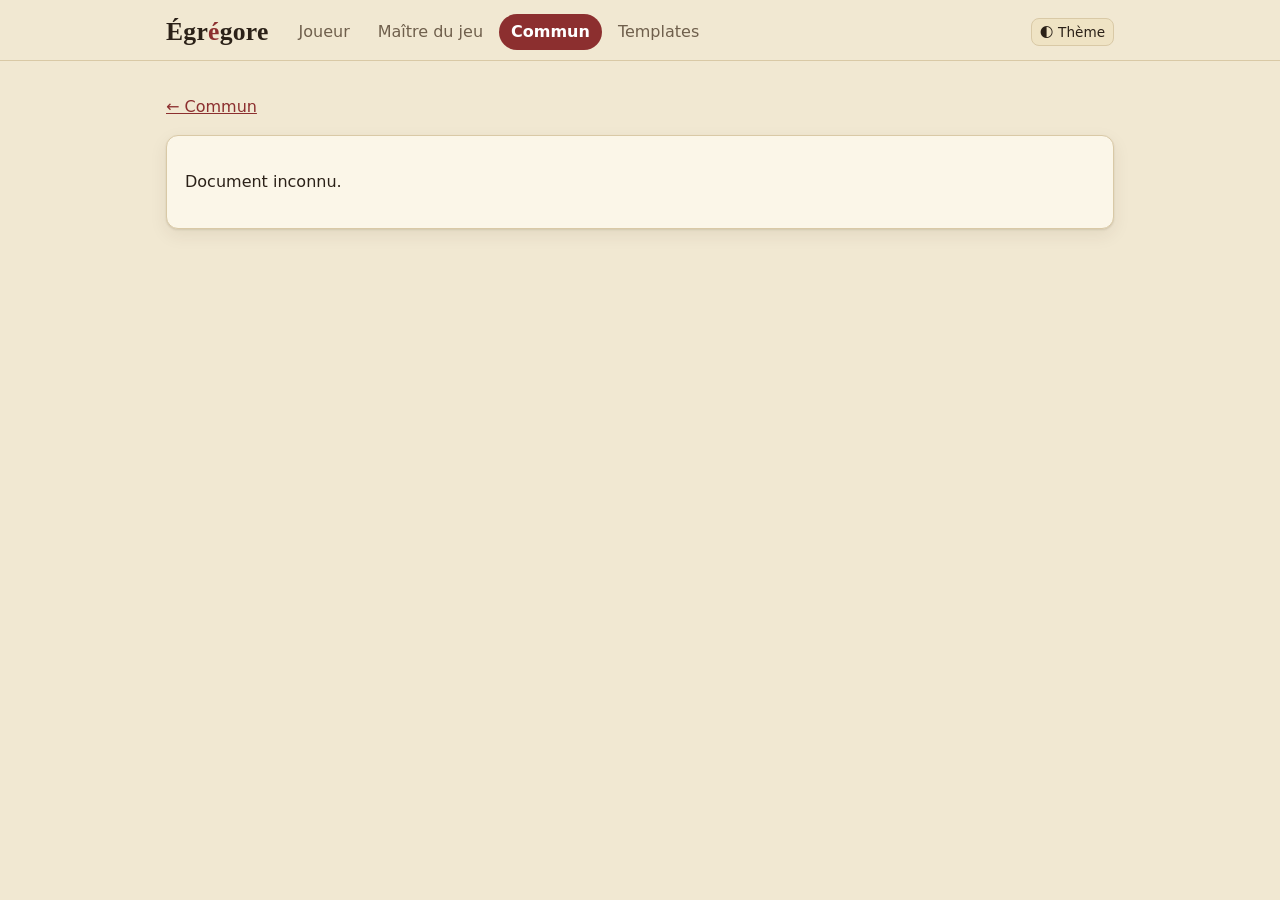
<file: commun/lire.html>
<!doctype html>
<html lang="fr">
<head>
<meta charset="utf-8">
<meta name="viewport" content="width=device-width,initial-scale=1">
<title>Lecture – Égrégore</title>
<link rel="icon" href="data:image/svg+xml,%3Csvg xmlns='http://www.w3.org/2000/svg' viewBox='0 0 100 100'%3E%3Ctext y='.9em' font-size='90'%3E🎲%3C/text%3E%3C/svg%3E">
<link rel="stylesheet" href="../assets/css/egregore.css">
</head>
<body>
<header class="top"><div class="wrap">
  <a class="brand" href="../">Égr<span>é</span>gore</a>
  <nav class="main" aria-label="Navigation">
    <a href="../player/">Joueur</a><a href="../game-master/">Maître du jeu</a><a href="./" aria-current="page">Commun</a><a href="../templates/">Templates</a>
  </nav>
  <button class="btn mini" data-act="theme" aria-label="Changer de thème">🌓 Thème</button>
</div></header>
<main><div class="wrap"><p><a href="./">← Commun</a></p><article class="card doc" id="doc">Chargement…</article></div></main>
<script src="../assets/js/egregore.js"></script>
<script>
(async()=>{
  const f=new URLSearchParams(location.search).get('f')||'';
  const doc=document.getElementById('doc');
  // uniquement des fichiers .md du dossier commun/, sans chemin
  if(!/^[a-z0-9-]+\.md$/i.test(f)){doc.innerHTML='<p class="err">Document inconnu.</p>';return;}
  try{
    const res=await fetch(f);if(!res.ok)throw 0;
    doc.innerHTML=Egregore.md(await res.text(),h=>'lire.html?f='+encodeURIComponent(h));
    const h=doc.querySelector('h1');if(h)document.title=h.textContent+' – Égrégore';
  }catch(e){doc.innerHTML='<p class="err">Document introuvable.</p>';}
})();
</script>
</body>
</html>
</file>
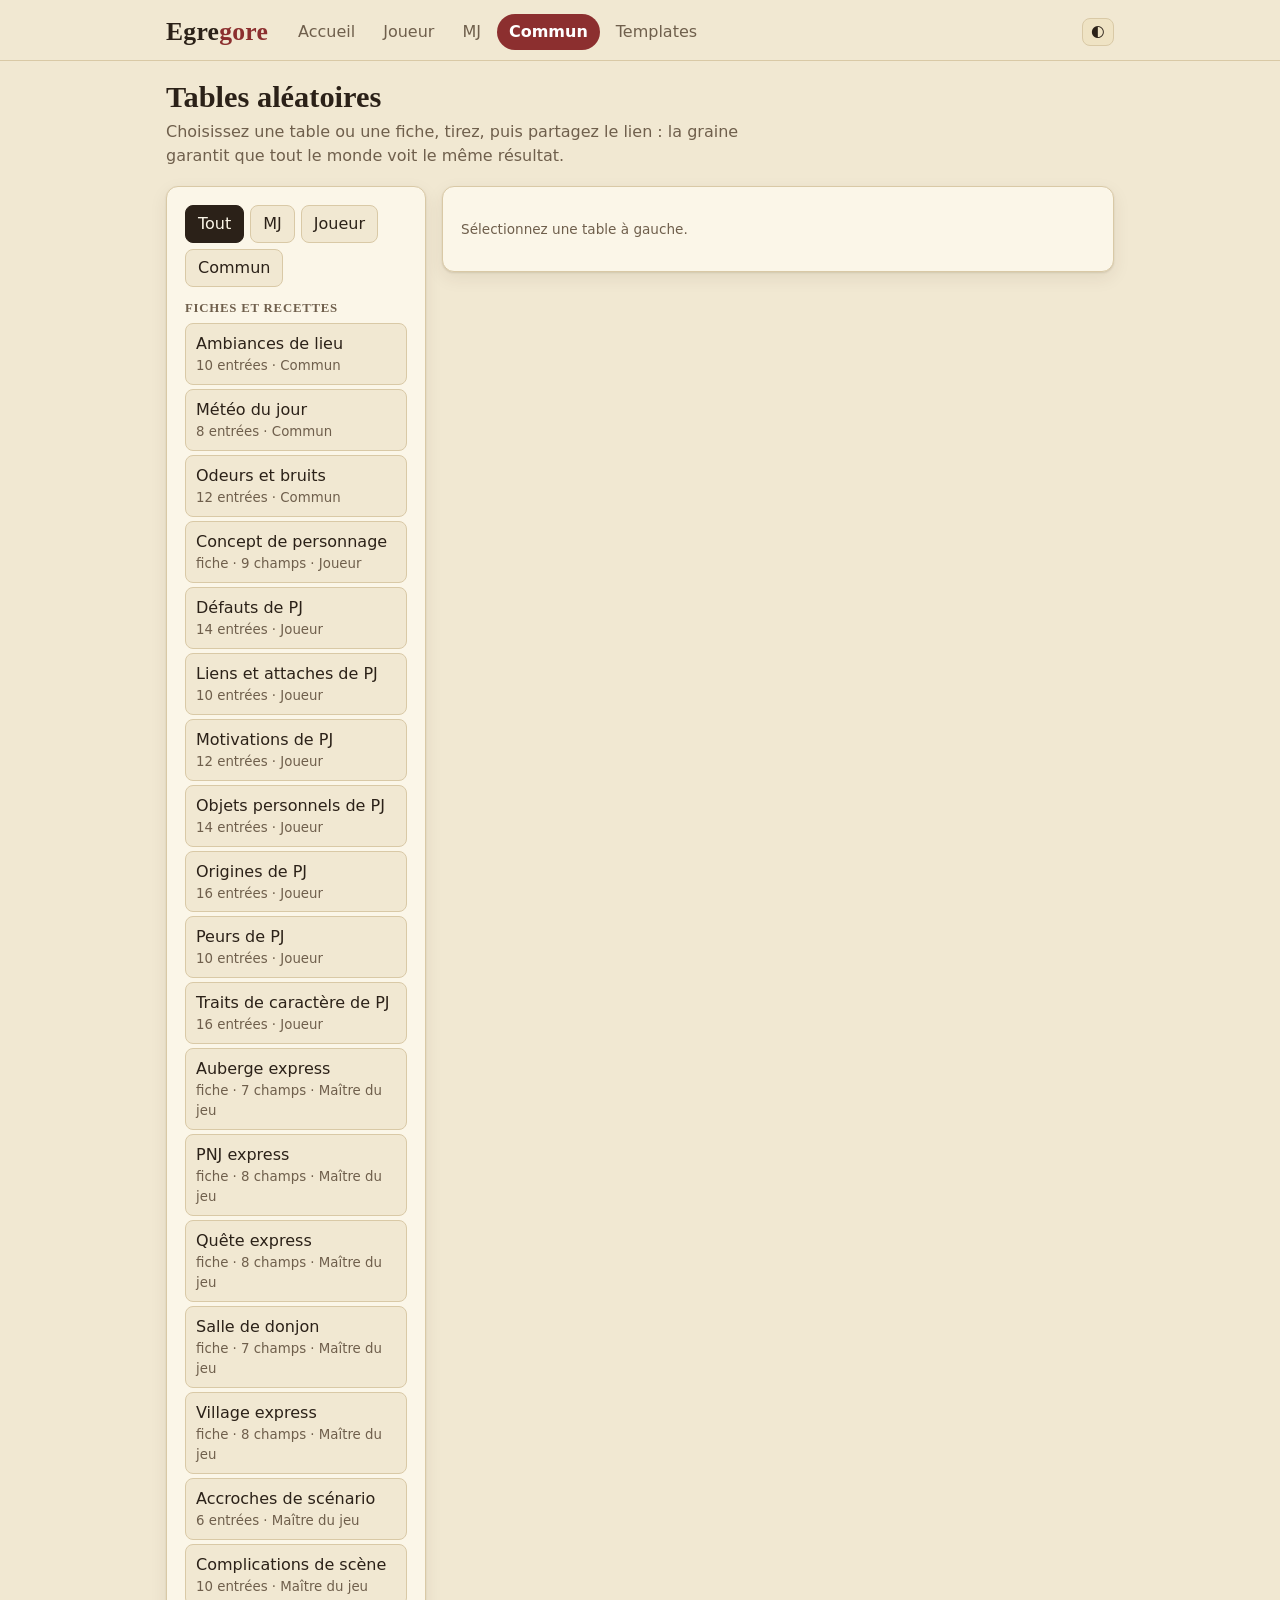
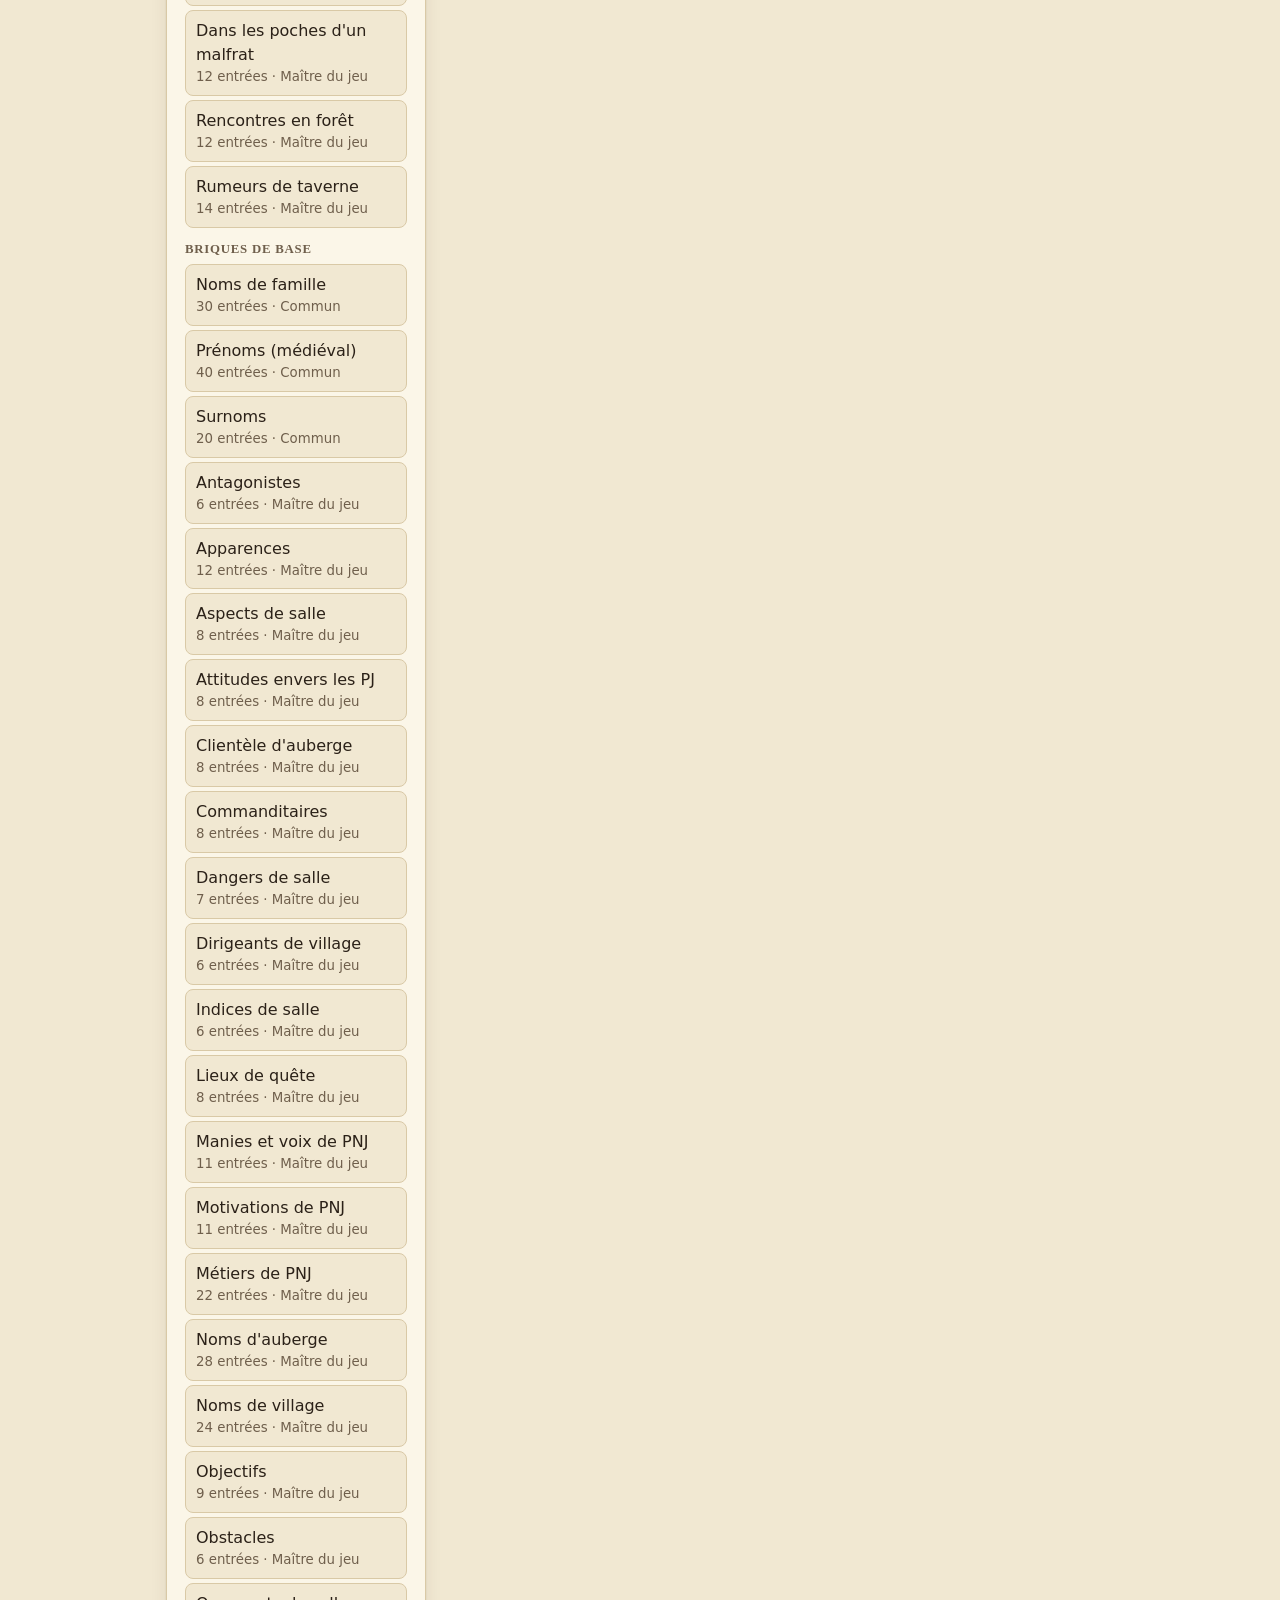
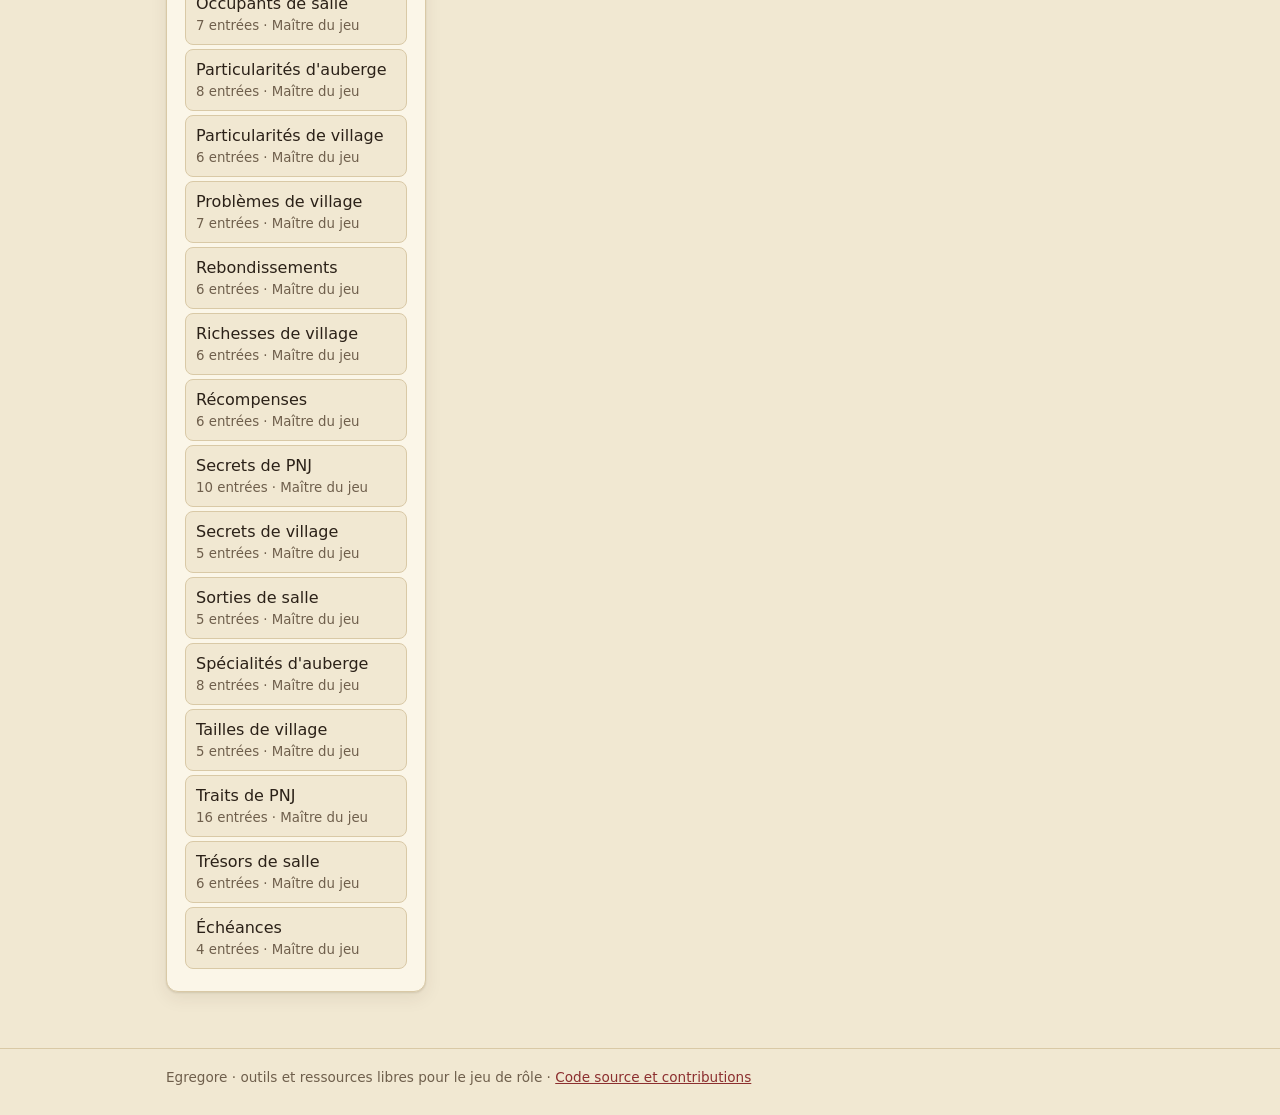
<file: commun/tables.html>
<!doctype html>
<html lang="fr">
<head>
<meta charset="utf-8">
<meta name="viewport" content="width=device-width,initial-scale=1">
<title>Tables aléatoires – Egregore</title>
<link rel="icon" href="data:image/svg+xml,%3Csvg xmlns='http://www.w3.org/2000/svg' viewBox='0 0 100 100'%3E%3Ctext y='.9em' font-size='90'%3E🎲%3C/text%3E%3C/svg%3E">
<link rel="stylesheet" href="../assets/css/egregore.css">
<script src="../assets/js/egregore.js"></script>
</head>
<body>
<div id="hdr"></div>
<main>
<div class="wrap">
  <h1 class="page">Tables aléatoires</h1>
  <p class="lead">Choisissez une table ou une fiche, tirez, puis partagez le lien : la graine garantit que tout le monde voit le même résultat.</p>
  <div class="split">
    <aside class="card" aria-label="Liste des tables">
      <div class="pills" id="cats"></div>
      <div class="tlist" id="list"></div>
    </aside>
    <section class="card" id="panel" aria-live="polite"><p class="hint">Chargement…</p></section>
  </div>
</div>
</main>
<script>
(async () => {
  const E = Egregore; E.mount('commun');
  const CATS = [['all', 'Tout'], ['mj', 'MJ'], ['joueur', 'Joueur'], ['commun', 'Commun']];
  const CATNAME = { mj: 'Maître du jeu', joueur: 'Joueur', commun: 'Commun' };
  const st = { cat: E.getParam('cat') || 'all', id: E.getParam('t'), seed: E.getParam('seed') || E.newSeed(), n: Math.min(20, Math.max(1, +E.getParam('n') || 1)), res: [] };
  if (!CATS.some(c => c[0] === st.cat)) st.cat = 'all';
  const $ = s => document.querySelector(s);
  let idx;
  try { idx = (await E.loadIndex()).tables; }
  catch (e) {
    $('#panel').innerHTML = `<p><b>Impossible de charger les tables.</b></p><p class="hint">Ce site utilise des fichiers JSON : ouvrez-le via GitHub Pages ou un serveur local (<code>python -m http.server</code>), pas en double-cliquant sur le fichier.</p>`;
    return;
  }
  if (st.id && !idx.some(t => t.id === st.id)) st.id = null;
  if (st.id && st.cat !== 'all' && idx.find(t => t.id === st.id).cat !== st.cat) st.cat = 'all';

  function drawList() {
    $('#cats').innerHTML = CATS.map(([k, l]) => `<button aria-pressed="${st.cat === k}" data-cat="${k}">${l}</button>`).join('');
    const shown = idx.filter(t => st.cat === 'all' || t.cat === st.cat);
    const groups = [['Fiches et recettes', t => !t.brique], ['Briques de base', t => t.brique]];
    $('#list').innerHTML = groups.map(([name, f]) => {
      const items = shown.filter(f);
      return items.length ? `<h3>${name}</h3>` + items.map(t => `<button data-id="${t.id}" aria-pressed="${t.id === st.id}">${E.esc(t.titre)}<small>${t.type === 'fiche' ? 'fiche · ' + t.n + ' champs' : t.n + ' entrées'}${st.cat === 'all' ? ' · ' + CATNAME[t.cat] : ''}</small></button>`).join('') : '';
    }).join('');
  }
  function drawPanel() {
    const t = idx.find(x => x.id === st.id);
    if (!t) { $('#panel').innerHTML = '<p class="hint">Sélectionnez une table à gauche.</p>'; return; }
    $('#panel').innerHTML = `<h2>${E.esc(t.titre)}</h2><p class="hint" style="margin-top:-.3rem">${E.esc(t.desc)}</p>
      <div class="row"><button class="btn primary" data-act="reroll">🎲 Relancer</button>
       <label>× <input type="number" min="1" max="20" value="${st.n}" id="n" style="width:64px"></label>
       <span class="seedbox">graine <input type="text" id="seed" value="${E.esc(st.seed)}" aria-label="Graine" spellcheck="false" autocomplete="off"></span></div>
      <div id="out">${st.res.map(r => r.fields
        ? `<div class="out"><dl class="kv">${r.fields.map(f => `<dt>${E.esc(f.k)}</dt><dd>${E.esc(f.v)}</dd>`).join('')}</dl></div>`
        : `<div class="out">${E.esc(r.text)}</div>`).join('')}</div>
      <div class="row"><button class="btn" data-act="copy">Copier le résultat</button><button class="btn" data-act="link">🔗 Copier le lien</button></div>`;
  }
  async function run() {
    if (!st.id) return;
    const rng = E.makeRng(st.seed);
    try { st.res = []; for (let i = 0; i < st.n; i++) st.res.push(await E.roll(st.id, rng)); }
    catch (e) { st.res = [{ text: 'Erreur : ' + e.message }]; }
    E.setParams({ t: st.id, seed: st.seed, n: st.n > 1 ? st.n : '', cat: st.cat === 'all' ? '' : st.cat });
    drawList(); drawPanel();
  }
  document.addEventListener('click', e => {
    const c = e.target.closest('[data-cat]'); if (c) { st.cat = c.dataset.cat; E.setParams({ cat: st.cat === 'all' ? '' : st.cat }); drawList(); return; }
    const b = e.target.closest('[data-id]'); if (b) { st.id = b.dataset.id; st.seed = E.newSeed(); run(); return; }
    const a = e.target.closest('[data-act]'); if (!a) return;
    if (a.dataset.act === 'reroll') { st.seed = E.newSeed(); run(); }
    if (a.dataset.act === 'copy') E.copy(st.res.map(E.toText).join('\n\n'));
    if (a.dataset.act === 'link') E.copy(E.setParams({ t: st.id, seed: st.seed, n: st.n > 1 ? st.n : '', cat: st.cat === 'all' ? '' : st.cat }), 'Lien copié');
  });
  document.addEventListener('change', e => {
    if (e.target.id === 'n') { st.n = Math.min(20, Math.max(1, +e.target.value || 1)); run(); }
    if (e.target.id === 'seed') { st.seed = e.target.value.trim() || E.newSeed(); run(); }
  });
  drawList();
  if (st.id) run(); else drawPanel();
})();
</script>
</body>
</html>
</file>
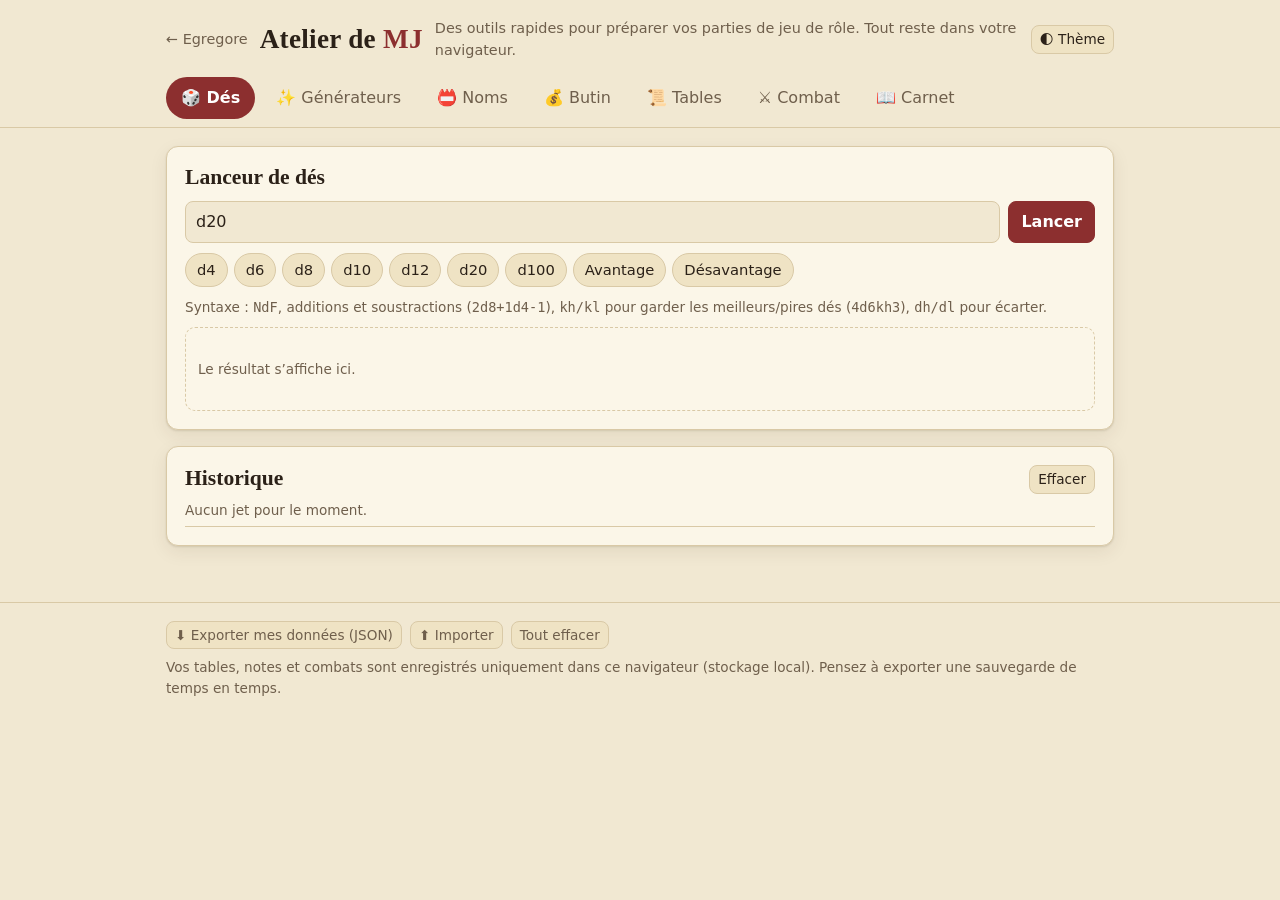
<file: game-master/atelier.html>
<!doctype html>
<html lang="fr">
<head>
<meta charset="utf-8">
<meta name="viewport" content="width=device-width,initial-scale=1">
<title>Atelier de MJ – outils pour créer vos ressources de JDR</title>
<meta name="description" content="Dés, générateurs de PNJ, d'auberges, de villages, de quêtes et de donjons, noms, butin, tables aléatoires, suivi de combat et carnet : tout pour préparer vos parties de jeu de rôle.">
<link rel="icon" href="data:image/svg+xml,%3Csvg xmlns='http://www.w3.org/2000/svg' viewBox='0 0 100 100'%3E%3Ctext y='.9em' font-size='90'%3E🎲%3C/text%3E%3C/svg%3E">
<style>
:root{
  --bg:#f1e8d2;--paper:#fbf6e8;--ink:#2b2118;--muted:#6f5f4c;--line:#d9c9a6;
  --accent:#8c2f2f;--accent-ink:#fff;--soft:#efe3c4;--good:#2f6b3a;--bad:#a02a2a;
  --shadow:0 1px 2px rgba(60,40,10,.12),0 6px 18px rgba(60,40,10,.08);
}
@media (prefers-color-scheme:dark){
  :root:not([data-theme="light"]){
    --bg:#15110d;--paper:#201a14;--ink:#eadfc8;--muted:#a39478;--line:#3a3025;
    --accent:#d9a441;--accent-ink:#1a140c;--soft:#2b231a;--good:#7fc08a;--bad:#e27b7b;
    --shadow:0 1px 2px rgba(0,0,0,.4),0 6px 18px rgba(0,0,0,.3);
  }
}
:root[data-theme="dark"]{
  --bg:#15110d;--paper:#201a14;--ink:#eadfc8;--muted:#a39478;--line:#3a3025;
  --accent:#d9a441;--accent-ink:#1a140c;--soft:#2b231a;--good:#7fc08a;--bad:#e27b7b;
  --shadow:0 1px 2px rgba(0,0,0,.4),0 6px 18px rgba(0,0,0,.3);
}
*{box-sizing:border-box}
html{-webkit-text-size-adjust:100%}
body{margin:0;background:var(--bg);color:var(--ink);font:16px/1.5 system-ui,-apple-system,"Segoe UI",Roboto,sans-serif;min-height:100vh}
h1,h2,h3{font-family:Georgia,"Times New Roman",serif;margin:0;line-height:1.2}
h2{font-size:1.35rem;margin-bottom:.6rem}
h3{font-size:1.05rem;margin:1.2rem 0 .5rem;color:var(--muted)}
button,input,select,textarea{font:inherit;color:inherit}
.wrap{max-width:980px;margin:0 auto;padding:0 16px}
header.top{padding:18px 0 8px}
header.top .wrap{display:flex;align-items:center;gap:12px;flex-wrap:wrap}
header.top h1{font-size:1.7rem;letter-spacing:.01em}
header.top h1 span{color:var(--accent)}
header.top p{margin:0;color:var(--muted);font-size:.9rem;flex:1 1 220px}
nav.tabs{position:sticky;top:0;z-index:5;background:var(--bg);border-bottom:1px solid var(--line);padding:8px 0}
nav.tabs .wrap{display:flex;gap:6px;overflow-x:auto;scrollbar-width:thin}
nav.tabs button{white-space:nowrap;border:1px solid transparent;background:transparent;padding:8px 14px;border-radius:999px;cursor:pointer;color:var(--muted)}
nav.tabs button:hover{background:var(--soft)}
nav.tabs button[aria-selected="true"]{background:var(--accent);color:var(--accent-ink);font-weight:600}
main{padding:18px 0 40px}
.card{background:var(--paper);border:1px solid var(--line);border-radius:12px;padding:18px;box-shadow:var(--shadow);margin-bottom:16px}
.row{display:flex;gap:8px;flex-wrap:wrap;align-items:center}
.row>.grow{flex:1 1 160px}
input[type=text],input[type=number],select,textarea{background:var(--bg);border:1px solid var(--line);border-radius:8px;padding:8px 10px;min-width:0}
input[type=text],textarea{width:100%}
textarea{min-height:140px;resize:vertical;font-family:inherit}
input:focus,select:focus,textarea:focus,button:focus-visible{outline:2px solid var(--accent);outline-offset:1px}
button.btn{background:var(--soft);border:1px solid var(--line);border-radius:8px;padding:8px 12px;cursor:pointer}
button.btn:hover{border-color:var(--accent)}
button.primary{background:var(--accent);color:var(--accent-ink);border-color:var(--accent);font-weight:600}
button.danger:hover{border-color:var(--bad);color:var(--bad)}
button.mini{padding:3px 8px;font-size:.85rem}
.chips{display:flex;gap:6px;flex-wrap:wrap;margin:10px 0}
.chips .btn{padding:5px 11px;border-radius:999px;font-size:.92rem}
.hint{color:var(--muted);font-size:.85rem}
.result{margin-top:10px;min-height:84px;border:1px dashed var(--line);border-radius:10px;padding:12px;display:flex;align-items:center;gap:18px;flex-wrap:wrap}
.total{font:700 3rem/1 Georgia,serif;color:var(--accent);min-width:2ch;text-align:center}
.det{display:flex;gap:6px 12px;flex-wrap:wrap;align-items:center}
.grp i{font-style:normal;color:var(--muted);font-size:.85rem;margin-right:6px}
.die{display:inline-block;min-width:1.8em;text-align:center;padding:1px 6px;margin:1px 2px;border:1px solid var(--line);border-radius:6px;background:var(--bg);font-weight:600}
.die.drop{opacity:.4;text-decoration:line-through}
.die.crit{border-color:var(--good);color:var(--good)}
.die.fumble{border-color:var(--bad);color:var(--bad)}
.mod{font-weight:600}
ul.plain{list-style:none;margin:0;padding:0}
ul.hist li{display:flex;gap:10px;align-items:baseline;flex-wrap:wrap;padding:6px 0;border-bottom:1px solid var(--line)}
ul.hist li>b{font:700 1.15rem Georgia,serif;color:var(--accent);min-width:3ch}
ul.hist .det{font-size:.88rem}
.pills{display:flex;gap:6px;flex-wrap:wrap;margin-bottom:14px}
.pills button{border:1px solid var(--line);background:var(--bg);border-radius:8px;padding:6px 12px;cursor:pointer}
.pills button[aria-pressed="true"]{background:var(--ink);color:var(--paper);border-color:var(--ink)}
.field{display:grid;grid-template-columns:120px 1fr auto auto;gap:8px;align-items:start;padding:8px 0;border-bottom:1px solid var(--line)}
.field>label{color:var(--muted);font-size:.88rem;padding-top:3px}
.field .val{padding:2px 4px;border-radius:6px;min-height:1.5em}
.field .val:focus{outline:1px dashed var(--accent);background:var(--bg)}
.field.locked .val{font-weight:600}
@media (max-width:560px){.field{grid-template-columns:1fr auto auto}.field>label{grid-column:1/-1;padding:0}}
.names{display:grid;grid-template-columns:repeat(auto-fill,minmax(210px,1fr));gap:8px;margin-top:12px}
.names button{text-align:left;padding:9px 12px;border:1px solid var(--line);border-radius:8px;background:var(--bg);cursor:pointer}
.names button:hover{border-color:var(--accent)}
.split{display:grid;grid-template-columns:240px 1fr;gap:16px}
@media (max-width:720px){.split{grid-template-columns:1fr}}
.tlist button{display:block;width:100%;text-align:left;padding:8px 10px;margin-bottom:4px;border:1px solid var(--line);border-radius:8px;background:var(--bg);cursor:pointer}
.tlist button[aria-pressed="true"]{border-color:var(--accent);background:var(--soft);font-weight:600}
.out{border-left:3px solid var(--accent);padding:6px 12px;margin:8px 0;background:var(--bg);border-radius:0 8px 8px 0}
.out small{color:var(--muted)}
table.cb{width:100%;border-collapse:collapse}
table.cb th{font-size:.8rem;text-align:left;color:var(--muted);padding:4px}
table.cb td{padding:4px;border-top:1px solid var(--line);vertical-align:middle}
table.cb input[type=number]{width:64px}
table.cb input[type=text]{min-width:90px}
table.cb tr.cur td{background:var(--soft)}
table.cb tr.cur td:first-child{box-shadow:inset 4px 0 var(--accent)}
table.cb tr.dead input[type=text]{text-decoration:line-through;opacity:.55}
.scroll{overflow-x:auto}
.note{border:1px solid var(--line);border-radius:10px;padding:12px;margin-bottom:12px;background:var(--bg)}
.note textarea{margin-top:8px;min-height:120px}
footer{border-top:1px solid var(--line);padding:18px 0 40px;color:var(--muted);font-size:.85rem}
footer .row{margin-bottom:8px}
#toast{position:fixed;left:50%;bottom:22px;transform:translateX(-50%) translateY(30px);background:var(--ink);color:var(--paper);padding:9px 16px;border-radius:999px;opacity:0;pointer-events:none;transition:.25s;z-index:20;font-size:.9rem}
#toast.on{opacity:1;transform:translateX(-50%)}
#printArea{display:none}
@media print{
  body>*:not(#printArea){display:none!important}
  #printArea{display:block;color:#000;background:#fff;font:12pt/1.45 Georgia,serif}
  #printArea h2{font-size:15pt;margin:14pt 0 4pt;page-break-after:avoid}
  #printArea pre{white-space:pre-wrap;font:inherit;margin:0 0 8pt}
}
@media (prefers-reduced-motion:reduce){*{transition:none!important}}
</style>
</head>
<body>
<header class="top">
  <div class="wrap">
    <a href="./" style="color:var(--muted);text-decoration:none;font-size:.9rem" title="Retour à l’espace MJ d’Egregore">← Egregore</a>
    <h1>Atelier de <span>MJ</span></h1>
    <p>Des outils rapides pour préparer vos parties de jeu de rôle. Tout reste dans votre navigateur.</p>
    <button class="btn mini" data-act="theme" title="Changer de thème" aria-label="Changer de thème">🌓 Thème</button>
  </div>
</header>
<nav class="tabs" aria-label="Sections"><div class="wrap" id="tabs" role="tablist"></div></nav>
<main><div class="wrap" id="view"></div></main>
<footer>
  <div class="wrap">
    <div class="row">
      <button class="btn mini" data-act="export-all">⬇ Exporter mes données (JSON)</button>
      <button class="btn mini" data-act="import-all">⬆ Importer</button>
      <button class="btn mini danger" data-act="wipe">Tout effacer</button>
      <input type="file" id="importFile" accept="application/json,.json" hidden>
    </div>
    Vos tables, notes et combats sont enregistrés uniquement dans ce navigateur (stockage local). Pensez à exporter une sauvegarde de temps en temps.
  </div>
</footer>
<div id="toast" role="status" aria-live="polite"></div>
<div id="printArea"></div>

<script>
(()=>{
'use strict';

/* ---------- utilitaires ---------- */
const KEY='atelier-mj-v1';
const rnd=n=>{
  if(n<=1) return 0;
  const a=new Uint32Array(1),lim=Math.floor(4294967296/n)*n;let x;
  do{crypto.getRandomValues(a);x=a[0];}while(x>=lim);
  return x%n;
};
const pick=a=>a[rnd(a.length)];
const esc=s=>String(s).replace(/[&<>"']/g,c=>({'&':'&amp;','<':'&lt;','>':'&gt;','"':'&quot;',"'":'&#39;'}[c]));
const uid=()=>Math.random().toString(36).slice(2,9);
const cap=s=>s.charAt(0).toUpperCase()+s.slice(1);
const $=(s,r=document)=>r.querySelector(s);
const sum=(n,f)=>{let t=0;for(let i=0;i<n;i++)t+=rnd(f)+1;return t;};
const between=(a,b)=>a+rnd(b-a+1);
let toastT;
function toast(m){const t=$('#toast');t.textContent=m;t.classList.add('on');clearTimeout(toastT);toastT=setTimeout(()=>t.classList.remove('on'),1800);}
async function copy(txt){
  try{await navigator.clipboard.writeText(txt);}
  catch(e){const a=document.createElement('textarea');a.value=txt;document.body.appendChild(a);a.select();try{document.execCommand('copy');}catch(_){}a.remove();}
  toast('Copié dans le presse-papiers');
}
function download(name,text,type){
  const b=new Blob([text],{type:type||'text/plain'}),u=URL.createObjectURL(b),a=document.createElement('a');
  a.href=u;a.download=name;document.body.appendChild(a);a.click();a.remove();setTimeout(()=>URL.revokeObjectURL(u),1000);
}

/* ---------- données ---------- */
const TAB_LIST=[['des','Dés','🎲'],['gen','Générateurs','✨'],['noms','Noms','📛'],['butin','Butin','💰'],['tables','Tables','📜'],['combat','Combat','⚔️'],['carnet','Carnet','📖']];

const NICK=['le Borgne','Main-de-Fer','la Corneille','Pied-Léger','l’Ancien','Sans-Peur','la Rousse','Cœur-de-Pierre','le Silencieux','Œil-de-Lynx','Lame-Grise','le Chanceux','Barbe-Noire','la Louve'];
const CULT={
  elfe:{label:'Elfique',a:['Ael','Sil','Ith','Lae','Eri','Thal','Ner','Cal','Fae','Mir','Aran','Elen','Vae'],b:['a','e','i','o','ri','li','na','dri','la','ne','thi'],c:['','','wen','iel','as','ion','ael','ril','dor','ia','eth']},
  nain:{label:'Nain',a:['Dur','Thor','Bal','Gim','Bor','Dwa','Kaz','Brom','Thrain','Gar','Nor','Dag','Har'],b:['','','in','ur','ak','om','li','da'],c:['in','ri','grim','din','bur','rak','dum','gar','nar','li','bek','dal']},
  orc:{label:'Orque',a:['Gro','Zug','Mog','Ur','Krag','Shak','Dru','Gor','Naz','Thrak','Ug','Bru'],b:['','uk','ash','ol','og','ug'],c:['gash','nak','mog','uz','bol','rok','dush','ark','gor','zul']},
  sombre:{label:'Sombre / gothique',a:['Mor','Vel','Kael','Zar','Nox','Vor','Mal','Azr','Sev','Drak','Cor','Ves'],b:['a','e','o','ith','eth','ul','an','ar'],c:['dros','ion','us','ax','ath','riel','mir','ent','os','vane']},
  orient:{label:'Orientale',a:['Ka','Shi','Ta','Ha','Mi','Yu','Ren','Zhao','Sa','Li','Ume','Aki'],b:['ra','na','ki','mo','shi','to','ya','ru'],c:['ko','ro','ne','mi','ru','ta','sen','ji','ma','ya']},
  humain:{label:'Humain (médiéval)'}
};
const HUM={
  first:['Aldric','Béranger','Clotilde','Désiré','Édouard','Foulques','Gaëlle','Hugues','Isaure','Jehan','Lambert','Mahaut','Odile','Perrin','Quentin','Raoul','Solenn','Thibaut','Ysabeau','Gauthier','Mathilde','Ancelin','Guillemette','Bertrand','Aliénor','Renaud','Sybille','Ulric'],
  last:['de Montclair','Fauvel','Lenoir','du Gué','Taillefer','Maillard','Corbier','Delaunay','de Valmont','Ferrand','Boisjoli','Roche-Haute','Cordier','Vauquelin','Lebrun','de Brumelande','Tisserand','Marchebise','Hautefeuille','Pierrefeu']
};
function genName(c,nick){
  if(c==='alea') c=pick(Object.keys(CULT));
  let n;
  if(c==='humain') n=pick(HUM.first)+' '+pick(HUM.last);
  else{const d=CULT[c];n=cap(pick(d.a)+pick(d.b)+pick(d.c));}
  if(nick) n+=', dit '+pick(NICK);
  return n;
}
function villageName(){
  if(rnd(4)===0) return 'Saint-'+pick(['Aubin','Ciran','Médard','Gilles','Léger','Ouen','Fiacre'])+'-'+pick(['des-Brumes','du-Gué','la-Forêt','sur-Marne','des-Aulnes','le-Vieux']);
  return pick(['Mont','Val','Pont','Bois','Roche','Fontaine','Haut','Clair','Noir','Vieil','Cor','Aigue'])+pick(['clair','froid','noir','brume','gué','mont','vert','fort','lac','ombre','pierre','aube','vent']);
}
function tavernName(){
  const n=pick([['Le','Sanglier','m'],['Le','Dragon','m'],['La','Chope','f'],['Le','Corbeau','m'],['L’','Étoile','f'],['La','Lanterne','f'],['Le','Cerf','m'],['Le','Tonneau','m'],['La','Harpe','f'],['Le','Chat','m'],['La','Marmite','f'],['Le','Pendu','m'],['La','Sirène','f'],['Le','Griffon','m']]);
  const a=pick([['Borgne','Borgne'],['Rouillé','Rouillée'],['Ivre','Ivre'],['d’Argent','d’Argent'],['Fatigué','Fatiguée'],['Bavard','Bavarde'],['Boiteux','Boiteuse'],['Doré','Dorée'],['Sans Nom','Sans Nom'],['Dansant','Dansante'],['Noir','Noire'],['Heureux','Heureuse']]);
  return n[0]+(n[0].endsWith('’')?'':' ')+n[1]+' '+(n[2]==='m'?a[0]:a[1]);
}

const L={
 metier:['Forgeron','Aubergiste','Garde de la ville','Marchand ambulant','Herboriste','Érudit excentrique','Mercenaire à la retraite','Prêtre de village','Contrebandier','Ménestrel','Bûcheron','Noble désargenté','Apprenti magicien','Chasseur de primes','Guérisseuse','Bibliothécaire','Pêcheur','Voleur repenti','Cartographe','Éleveur de chevaux','Fossoyeur','Alchimiste'],
 apparence:['Grand et voûté, une cicatrice sur la joue','Petite, vive, les mains tachées d’encre','Large d’épaules, la barbe tressée de rubans','Élégant, mais aux vêtements rapiécés avec soin','Visage buriné, un œil laiteux','Cheveux d’un blanc éclatant malgré sa jeunesse','Tatouages mystérieux sur les avant-bras','Corpulent, au rire sonore','Maigre comme un clou, au regard perçant','Porte un lourd manteau en toute saison','Dents en or, sourire éclatant','Boite légèrement, appuyé sur une canne ouvragée'],
 trait:['Curieux','Méfiant','Jovial','Cupide','Loyal jusqu’à l’excès','Lâche','Pieux','Sarcastique','Mélancolique','Bavard','Hautain','Naïf','Colérique','Généreux','Obsédé par les détails','Superstitieux'],
 manie:['Triture sans cesse une pièce de monnaie','Parle de lui à la troisième personne','Ponctue ses phrases de proverbes inventés','Chuchote comme pour livrer un secret','Rit nerveusement avant de répondre','Ne regarde jamais dans les yeux','Cite des chiffres précis pour tout','Fredonne toujours le même air','Termine les phrases des autres','Mange en permanence','Jure par un dieu que personne ne connaît'],
 motivation:['Rembourser une dette écrasante','Retrouver un proche disparu','Gravir l’échelle sociale','Se venger d’un ancien associé','Protéger sa famille et son village','Percer un savoir interdit','Faire oublier son passé','Amasser de quoi s’offrir une retraite paisible','Servir une cause qu’il juge sacrée','Trouver l’amour','Prouver sa valeur à son ancien mentor'],
 secret:['Espionne pour une faction rivale','Est de sang noble, et le cache','A commis un crime jamais élucidé','Porte une malédiction','Doit de l’argent à une guilde dangereuse','Cache un artefact sous son plancher','N’est pas celui qu’il prétend être','Voit les morts','Aime en secret un ennemi de sa famille','A vendu son nom à une entité'],
 attitude:['Hostile','Méfiante','Indifférente','Curieuse','Amicale','Enthousiaste','Intéressée : il veut quelque chose','Craintive'],
 ambiance:['Bruyante et enfumée','Calme et feutrée','Sinistre : les conversations s’arrêtent à votre entrée','Festive, avec des musiciens','Miteuse mais chaleureuse','Luxueuse, beaucoup trop pour l’endroit','Bondée de voyageurs','Presque vide, et on se demande pourquoi'],
 specialite:['Ragoût de sanglier aux châtaignes','Bière ambrée brassée sur place','Hydromel épicé','Soupe d’orties et lard','Tourte aux champignons','Vin chaud aux épices','Pain noir et fromage très fort','Eau-de-vie de prune, surnommée « la Brûlante »'],
 clientele:['Caravaniers et muletiers','Soldats en permission','Pèlerins fatigués','Mineurs couverts de poussière','Nobles incognito','Contrebandiers','Étudiants bruyants','Mercenaires en quête de contrat'],
 rumeur:['Un trésor serait caché sous l’ancien moulin','Le seigneur local ne sort plus de son château','Des lumières étranges dansent dans les marais','Un voyageur est mort ici sans qu’on sache de quoi','La milice recrute en secret','Une compagnie de mercenaires déserte le comté','Les loups ont changé d’habitudes cet automne','Un duel aura lieu à l’aube, nul ne sait entre qui'],
 particularite:['Un fantôme hante la cave','Un tableau dont les yeux semblent suivre les clients','Un jeu de dés truqué où tout le monde perd','Un passage secret derrière le comptoir','Une chambre toujours réservée par un inconnu','Un chat qui semble comprendre les conversations','Un toit qui fuit, et on parie sur l’endroit','Un concours de chant chaque soir'],
 taille:['Hameau (≈ 30 habitants)','Village (≈ 200 habitants)','Gros village (≈ 500 habitants)','Bourg (≈ 1 000 habitants)','Petite ville (≈ 3 000 habitants)'],
 villeAmb:['Paisible, presque trop','Tendue : on se méfie des étrangers','Animée par un marché permanent','Endeuillée','Pieuse et austère','Joyeuse et accueillante'],
 villePart:['Un grand arbre sacré trône au centre','Un pont fortifié enjambe la rivière','Aucune porte n’y ferme à clé','Une cloche sonne seule à minuit','Les maisons sont bâties sur pilotis','Une ancienne muraille encercle les champs'],
 dirigeant:['Un maire vieillissant, dépassé','Un seigneur local tyrannique','Un conseil d’anciens querelleur','Une prêtresse respectée','Un capitaine de la garde autoritaire','Une guilde de marchands'],
 probleme:['Les récoltes pourrissent sur pied','Des disparitions à la nuit tombée','Des brigands rançonnent la route','Une épidémie inexpliquée','Une querelle de succession','Un monstre rôde dans la forêt','Des impôts excessifs'],
 richesse:['Une mine d’étain','L’élevage de chevaux','Un lieu de pèlerinage','La pêche','Les vignobles','Les forges'],
 secretLocal:['Les habitants vénèrent en secret une entité ancienne','Le village est bâti sur une crypte oubliée','Le seigneur est mort depuis des mois, on le cache','Un trésor est enfoui sous la place','Tous les habitants partagent un ancien crime'],
 commanditaire:['Un noble inquiet pour sa réputation','Une guilde de marchands','Un temple','Un vieil aventurier blessé','Un enfant sans le sou mais désespéré','Un représentant de la couronne','Un inconnu masqué','Un ancien rival repenti'],
 objectif:['Retrouver un objet volé','Escorter un convoi','Éliminer une menace','Libérer un prisonnier','Enquêter sur une disparition','Explorer des ruines','Négocier une trêve','Livrer un message sensible','Détruire un artefact'],
 lieu:['Ruines à moitié englouties','Forêt où la brume ne se lève jamais','Mine abandonnée','Château isolé','Marais','Col de montagne enneigé','Cité en proie à l’émeute','Temple oublié'],
 obstacle:['Une météo extrême','Une faction rivale poursuit le même but','Le temps est compté','Le guide est un traître','Un piège ancien','Une loi locale interdit la méthode évidente'],
 antagoniste:['Un seigneur ambitieux','Un culte secret','Une créature ancienne','Un ancien allié','Une bande de pillards','Un sorcier obsédé'],
 twist:['Le commanditaire ment sur ses motivations','La cible est innocente','L’objet est maudit','Le véritable ennemi est un allié','Il est trop tard : il faut limiter les dégâts','Les rumeurs étaient fausses'],
 recompense:['Une bourse bien garnie','Un titre ou des terres','Une faveur à encaisser','Un objet magique','Une information cruciale','Un allié durable'],
 urgence:['Avant la prochaine pleine lune','Dans trois jours','Immédiate : il reste quelques heures','Aucune limite… en apparence'],
 salle:['Salle circulaire au plafond effondré','Couloir étroit aux murs couverts de fresques','Crypte aux sarcophages ouverts','Caverne luisante de champignons','Salle inondée à mi-cuisse','Bibliothèque en ruine','Forge éteinte','Salle du trône poussiéreuse'],
 occupants:['Vide en apparence','Gobelins en pleine dispute','Squelettes immobiles','Une créature endormie','Un prisonnier enchaîné','Un gardien de pierre inerte','Des araignées géantes tapies au plafond'],
 danger:['Dalles piégées','Gaz soporifique','Herse qui s’abat derrière les intrus','Statue qui s’anime','Glyphes explosifs','Plancher instable','Aucun danger visible'],
 tresorSalle:['Un coffre verrouillé','Quelques pièces cachées dans un crâne','Une arme ancienne','Un livre aux pages collées','Rien, mais une inscription','Des gemmes dans une niche'],
 indice:['Le journal d’un explorateur','Une inscription dans une langue oubliée','Des traces de pas fraîches','Une carte partielle','Un symbole répété partout','Une odeur de brûlé suspecte'],
 sortie:['Porte verrouillée','Escalier descendant','Passage secret','Puits profond','Porte gardée']
};

/* générateurs : [clé, libellé, fonction] */
const GENS={
  pnj:{label:'PNJ',icon:'🧑',control:'culture',fields:[
    ['nom','Nom',()=>genName(ui.culture,false)],['role','Rôle',()=>pick(L.metier)],['app','Apparence',()=>pick(L.apparence)],
    ['trait','Caractère',()=>pick(L.trait)],['manie','Manie / voix',()=>pick(L.manie)],['motiv','Motivation',()=>pick(L.motivation)],
    ['secret','Secret',()=>pick(L.secret)],['att','Attitude envers les PJ',()=>pick(L.attitude)]]},
  auberge:{label:'Auberge',icon:'🍺',fields:[
    ['nom','Nom',tavernName],['patron','Tenancier',()=>genName('humain',false)+', '+pick(L.trait).toLowerCase()],['amb','Ambiance',()=>pick(L.ambiance)],
    ['spec','Spécialité',()=>pick(L.specialite)],['clients','Clientèle',()=>pick(L.clientele)],['rumeur','Rumeur',()=>pick(L.rumeur)],['part','Particularité',()=>pick(L.particularite)]]},
  village:{label:'Village',icon:'🏘️',fields:[
    ['nom','Nom',villageName],['taille','Taille',()=>pick(L.taille)],['amb','Ambiance',()=>pick(L.villeAmb)],['part','Particularité',()=>pick(L.villePart)],
    ['chef','Dirigeant',()=>pick(L.dirigeant)],['rich','Richesse',()=>pick(L.richesse)],['prob','Problème',()=>pick(L.probleme)],['sec','Secret',()=>pick(L.secretLocal)]]},
  quete:{label:'Quête',icon:'📯',fields:[
    ['com','Commanditaire',()=>pick(L.commanditaire)],['obj','Objectif',()=>pick(L.objectif)],['lieu','Lieu',()=>pick(L.lieu)],['obs','Obstacle',()=>pick(L.obstacle)],
    ['ant','Antagoniste',()=>pick(L.antagoniste)],['twist','Rebondissement',()=>pick(L.twist)],['rec','Récompense',()=>pick(L.recompense)],['urg','Échéance',()=>pick(L.urgence)]]},
  salle:{label:'Salle de donjon',icon:'🗝️',fields:[
    ['asp','Aspect',()=>pick(L.salle)],['occ','Occupants',()=>pick(L.occupants)],['dan','Danger',()=>pick(L.danger)],['tre','Trésor',()=>pick(L.tresorSalle)],['ind','Indice',()=>pick(L.indice)],['sor','Sorties',()=>pick(L.sortie)]]}
};

/* butin */
const GEMS=['Agate rayée','Jaspe sanguin','Grenat','Améthyste','Topaze','Perle noire','Opale de feu','Saphir','Rubis','Émeraude'];
const ART=['Chandelier d’argent ciselé','Flasque gravée aux armes d’une maison éteinte','Statuette d’ivoire','Miroir à main serti de nacre','Tapisserie roulée','Boîte à musique détraquée','Calice de cérémonie','Carte au trésor incomplète','Bague-sceau d’une famille noble','Dent de dragon (probablement fausse)'];
const MTYPE=['Dague','Épée longue','Bouclier','Anneau','Amulette','Cape','Bottes','Baguette','Bâton','Gants','Lanterne','Heaume'];
const MFX=['qui luit faiblement près des morts-vivants','qui murmure des conseils (rarement bons)','qui ne rouille ni ne se brise jamais','qui garde son porteur au chaud en toute circonstance','qui rend discret quelques instants, une fois par jour','qui porte chance… une fois par aventure','qui vibre à l’approche d’un mensonge','qui se répare un peu chaque nuit'];
const MFLAW=['','','','mais il est lié à un ancien serment','mais son ancien propriétaire le cherche encore','mais il est bruyant dans le silence','mais il attire les corbeaux'];
const TIERS=[
  {n:'Modeste',pa:[3,6,1],po:null,gem:[0,1],art:[0,1],mag:5},
  {n:'Moyen',pa:[4,6,10],po:[2,6,1],gem:[0,2],art:[1,2],mag:20},
  {n:'Élevé',pa:[6,6,10],po:[4,6,10],gem:[1,3],art:[1,3],mag:50},
  {n:'Légendaire',pa:null,po:[6,6,100],gem:[2,5],art:[2,4],mag:100}
];
function genLoot(t){
  const T=TIERS[t],out=[];
  if(T.pa) out.push(sum(T.pa[0],T.pa[1])*T.pa[2]+' pièces d’argent');
  if(T.po) out.push(sum(T.po[0],T.po[1])*T.po[2]+' pièces d’or');
  const g=GEMS.slice(t*2,t*2+4);
  for(let i=between(...T.gem);i>0;i--) out.push('Gemme : '+pick(g));
  for(let i=between(...T.art);i>0;i--) out.push(pick(ART));
  let m=rnd(100)<T.mag?1:0; if(t===3&&rnd(2)) m++;
  for(let i=0;i<m;i++){const f=pick(MFLAW);out.push('✨ '+pick(MTYPE)+' '+pick(MFX)+(f?', '+f:''));}
  return out;
}

/* tables d'exemple */
function presetTables(){return [
 {id:uid(),name:'Rencontres en forêt',entries:['Un cerf blanc observe les voyageurs puis disparaît','{1d4+1} loups affamés suivent la piste','Un bûcheron blessé appelle à l’aide','Un camp de {2d4} brigands au bord du chemin','Un autel moussu où quelqu’un a laissé une offrande récente','Un voyageur égaré qui semble venir d’une autre époque','Des sangliers en colère','Un ermite qui offre le gîte… et des conseils inquiétants','Un arbre creux contenant une cache oubliée','Des empreintes immenses, encore fraîches','Un cortège de pèlerins en route vers un sanctuaire','Une brume étrange où les sons se déforment'].join('\n')},
 {id:uid(),name:'Rumeurs de taverne',entries:['On dit que le meunier a vu quelque chose dans la rivière','Le prévôt aurait des dettes de jeu','Une caravane n’est jamais arrivée de la capitale','Le vieux puits murmure la nuit','Un étranger paie tout en pièces d’un royaume disparu','La fille du forgeron a fugué avec un ménestrel','Les gardes ferment les yeux sur la contrebande','Une bête rôde près du cimetière','Le prêtre brûle des papiers en cachette','Quelqu’un cherche des aventuriers, discrètement'].join('\n')},
 {id:uid(),name:'Météo du jour',entries:['[3] Ciel dégagé, douce température','[2] Nuages et vent frais','[2] Bruine persistante','Brouillard épais le matin','Orage violent en fin de journée','Chaleur écrasante','Gel et neige fondue','Tempête : on s’abrite ou on s’expose'].join('\n')},
 {id:uid(),name:'Complications en cours de scène',entries:['Un allié change de camp','Du renfort arrive… pour l’autre camp','Le décor se dérobe (effondrement, incendie, crue)','Un objet important est perdu ou brisé','Une information capitale se révèle fausse','Un témoin s’enfuit','La garde arrive plus tôt que prévu','Quelqu’un tombe malade ou blessé','Un tiers très discret observait depuis le début','Rien ne va de travers, mais une rencontre s’annonce'].join('\n')},
 {id:uid(),name:'Dans les poches d’un malfrat',entries:['Une clé rouillée sans serrure connue','{2d6} pièces de cuivre','Un dé pipé','Une lettre non signée donnant un lieu et une heure','Une dent en or','Un petit couteau très bien entretenu','Un bout de carte déchiré','Une mèche de cheveux dans un médaillon','Un flacon d’un liquide douteux','Une pomme à moitié mangée','Un symbole de culte griffonné sur un tissu','Un reçu de pension pour une certaine « Mme Orlane »'].join('\n')}
];}

/* ---------- état ---------- */
let S;
function load(){try{return JSON.parse(localStorage.getItem(KEY));}catch(e){return null;}}
function save(){try{localStorage.setItem(KEY,JSON.stringify(S));}catch(e){}}
S=Object.assign({tables:presetTables(),notes:[],combat:{list:[],turn:0,round:1},history:[],theme:'',expr:'d20'},load()||{});
if(!Array.isArray(S.tables)) S.tables=presetTables();
if(!S.combat||!Array.isArray(S.combat.list)) S.combat={list:[],turn:0,round:1};
if(!Array.isArray(S.notes)) S.notes=[];
if(!Array.isArray(S.history)) S.history=[];

const ui={gen:'pnj',culture:'humain',vals:{},locks:{},nameCulture:'alea',nameCount:10,nameNick:false,tier:1,loot:null,tbl:null,tblOut:[],rollN:1,amt:1,cb:{}};
function applyTheme(){if(S.theme) document.documentElement.dataset.theme=S.theme; else delete document.documentElement.dataset.theme;}
applyTheme();

let tab=(location.hash||'#des').slice(1);
if(!TAB_LIST.some(t=>t[0]===tab)) tab='des';

/* ---------- dés ---------- */
function rollExpr(expr){
  const src=String(expr).toLowerCase().replace(/\s+/g,'').replace(/d%/g,'d100').replace(/−/g,'-');
  if(!src) throw new Error('Formule vide');
  const terms=src.replace(/-/g,'+-').split('+').filter(Boolean);
  let total=0;const parts=[];
  for(const t of terms){
    const m=t.match(/^(-?)(\d*)d(\d+)(?:(kh|kl|dh|dl)(\d+))?$/);
    if(m){
      const sign=m[1]?-1:1,n=m[2]===''?1:+m[2],f=+m[3];
      if(n<1||n>100||f<2||f>1000) throw new Error('Limites : 1 à 100 dés, 2 à 1000 faces');
      const rolls=Array.from({length:n},()=>rnd(f)+1),keep=rolls.map(()=>true);
      if(m[4]){
        const k=+m[5],idx=rolls.map((_,i)=>i).sort((a,b)=>rolls[a]-rolls[b]);
        let drop;
        if(m[4]==='kh') drop=idx.slice(0,Math.max(0,n-k));
        else if(m[4]==='kl') drop=idx.slice(Math.min(n,k));
        else if(m[4]==='dl') drop=idx.slice(0,Math.min(n,k));
        else drop=idx.slice(Math.max(0,n-k));
        drop.forEach(i=>keep[i]=false);
      }
      const s=rolls.reduce((a,v,i)=>a+(keep[i]?v:0),0)*sign;
      total+=s;parts.push({label:t,rolls,keep,faces:f});
    }else if(/^-?\d+$/.test(t)){total+=+t;parts.push({mod:+t});}
    else throw new Error('Formule non reconnue : « '+t+' »');
  }
  return {expr:src,total,parts};
}
function fmtDet(r){
  return r.parts.map(p=>{
    if('mod' in p) return `<span class="mod">${p.mod<0?'−':'+'}${Math.abs(p.mod)}</span>`;
    return `<span class="grp"><i>${esc(p.label)}</i>${p.rolls.map((v,i)=>{
      let c='die';if(!p.keep[i])c+=' drop';else if(p.faces===20&&v===20)c+=' crit';else if(p.faces===20&&v===1)c+=' fumble';
      return `<b class="${c}">${v}</b>`;}).join('')}</span>`;
  }).join('');
}
function inlineDice(text){
  return text.replace(/\{([^{}]+)\}/g,(all,e)=>{try{return rollExpr(e).total;}catch(_){return all;}});
}

/* ---------- vues ---------- */
const view=$('#view');
function renderTabs(){
  $('#tabs').innerHTML=TAB_LIST.map(t=>`<button role="tab" aria-selected="${t[0]===tab}" data-act="tab" data-v="${t[0]}">${t[2]} ${t[1]}</button>`).join('');
}
function render(){
  renderTabs();
  ({des:vDes,gen:vGen,noms:vNoms,butin:vButin,tables:vTables,combat:vCombat,carnet:vCarnet})[tab]();
}

/* Dés */
function vDes(){
  view.innerHTML=`<section class="card"><h2>Lanceur de dés</h2>
  <form id="rollForm" class="row"><input class="grow" type="text" id="expr" value="${esc(S.expr)}" placeholder="ex. 2d6+3, 4d6kh3, d100" autocomplete="off" aria-label="Formule de dés"><button class="btn primary">Lancer</button></form>
  <div class="chips">${['d4','d6','d8','d10','d12','d20','d100'].map(d=>`<button class="btn" data-act="quick" data-v="${d}">${d}</button>`).join('')}
   <button class="btn" data-act="adv" data-v="kh">Avantage</button><button class="btn" data-act="adv" data-v="kl">Désavantage</button></div>
  <div class="hint">Syntaxe : <code>NdF</code>, additions et soustractions (<code>2d8+1d4-1</code>), <code>kh/kl</code> pour garder les meilleurs/pires dés (<code>4d6kh3</code>), <code>dh/dl</code> pour écarter.</div>
  <div class="result" id="result" aria-live="polite"><span class="hint">Le résultat s’affiche ici.</span></div></section>
  <section class="card"><div class="row"><h2 class="grow" style="margin:0">Historique</h2><button class="btn mini" data-act="clear-hist">Effacer</button></div><ul class="plain hist" id="hist"></ul></section>`;
  drawHist();
}
function drawHist(){
  const h=$('#hist');if(!h)return;
  h.innerHTML=S.history.length?S.history.map(x=>`<li><b>${x.total}</b><span>${esc(x.expr)}</span><span class="det">${x.det}</span></li>`).join(''):'<li class="hint">Aucun jet pour le moment.</li>';
}
function doRoll(expr){
  const res=$('#result');
  try{
    const r=rollExpr(expr);
    S.expr=expr;const det=fmtDet(r);
    res.innerHTML=`<div class="total">${r.total}</div><div class="det">${det}</div>`;
    S.history.unshift({expr:r.expr,total:r.total,det});S.history=S.history.slice(0,40);save();drawHist();
  }catch(e){res.innerHTML=`<span style="color:var(--bad)">${esc(e.message)}</span>`;}
}

/* Générateurs */
function rollGen(k,only){
  const g=GENS[k];ui.vals[k]=ui.vals[k]||{};ui.locks[k]=ui.locks[k]||{};
  g.fields.forEach(([key,,fn])=>{
    if(only?key===only:(!ui.locks[k][key]||!ui.vals[k][key])) ui.vals[k][key]=fn();
  });
}
function genTitle(k){const v=ui.vals[k]||{};const f=GENS[k].fields[0][0];return GENS[k].label+' : '+(v[f]||'');}
function genText(k){
  const g=GENS[k],v=ui.vals[k]||{};
  return g.fields.map(([key,lab],i)=>i===0?`${lab} : ${v[key]}`:`- ${lab} : ${v[key]}`).join('\n');
}
function vGen(){
  if(!ui.vals[ui.gen]) rollGen(ui.gen);
  const g=GENS[ui.gen],v=ui.vals[ui.gen],lk=ui.locks[ui.gen]||{};
  const ctl=g.control==='culture'?`<div class="row" style="margin-bottom:10px"><label for="cult">Culture du nom :</label><select id="cult" data-ui="culture">${Object.entries(CULT).map(([k,c])=>`<option value="${k}" ${ui.culture===k?'selected':''}>${c.label}</option>`).join('')}</select></div>`:'';
  view.innerHTML=`<section class="card"><h2>Générateurs</h2>
  <div class="pills">${Object.entries(GENS).map(([k,x])=>`<button aria-pressed="${k===ui.gen}" data-act="gen" data-v="${k}">${x.icon} ${x.label}</button>`).join('')}</div>${ctl}
  <div id="fields">${g.fields.map(([key,lab])=>`<div class="field ${lk[key]?'locked':''}"><label>${lab}</label><span class="val" contenteditable="true" data-f="${key}" spellcheck="false">${esc(v[key]||'')}</span>
   <button class="btn mini" data-act="lock" data-f="${key}" aria-pressed="${!!lk[key]}" title="Verrouiller ce champ">${lk[key]?'🔒':'🔓'}</button>
   <button class="btn mini" data-act="reroll" data-f="${key}" title="Relancer ce champ" aria-label="Relancer ${lab}">🎲</button></div>`).join('')}</div>
  <div class="row" style="margin-top:14px"><button class="btn primary" data-act="regen">🎲 Tout relancer</button><button class="btn" data-act="gen-copy">Copier</button><button class="btn" data-act="gen-keep">📖 Garder dans le carnet</button></div>
  <p class="hint">Cliquez sur un texte pour le modifier. Le cadenas protège un champ lors d’un « Tout relancer ».</p></section>`;
}

/* Noms */
function vNoms(){
  view.innerHTML=`<section class="card"><h2>Générateur de noms</h2>
  <div class="row"><select id="nc" data-ui="nameCulture" aria-label="Culture"><option value="alea" ${ui.nameCulture==='alea'?'selected':''}>Au hasard</option>${Object.entries(CULT).map(([k,c])=>`<option value="${k}" ${ui.nameCulture===k?'selected':''}>${c.label}</option>`).join('')}</select>
   <label>Quantité <input type="number" min="1" max="40" value="${ui.nameCount}" data-ui="nameCount" style="width:72px"></label>
   <label><input type="checkbox" data-ui="nameNick" ${ui.nameNick?'checked':''}> Avec surnom</label>
   <button class="btn primary" data-act="names">🎲 Générer</button></div>
  <div class="names" id="nameList"></div><p class="hint">Cliquez sur un nom pour le copier.</p></section>`;
  drawNames();
}
function drawNames(){
  const n=Math.max(1,Math.min(40,+ui.nameCount||10));
  $('#nameList').innerHTML=Array.from({length:n},()=>genName(ui.nameCulture,ui.nameNick)).map(x=>`<button data-act="copy-name">${esc(x)}</button>`).join('');
}

/* Butin */
function vButin(){
  view.innerHTML=`<section class="card"><h2>Butin</h2><p class="hint" style="margin-top:0">Valeurs indicatives, indépendantes de tout système : adaptez-les à vos règles.</p>
  <div class="row"><label>Richesse <select data-ui="tier">${TIERS.map((t,i)=>`<option value="${i}" ${ui.tier==i?'selected':''}>${t.n}</option>`).join('')}</select></label><button class="btn primary" data-act="loot">🎲 Tirer un butin</button></div>
  <div id="lootOut"></div></section>`;
  drawLoot();
}
function drawLoot(){
  const o=$('#lootOut');if(!o)return;
  if(!ui.loot){o.innerHTML='';return;}
  o.innerHTML=`<ul style="margin:14px 0">${ui.loot.map(x=>`<li>${esc(x)}</li>`).join('')}</ul><div class="row"><button class="btn" data-act="loot-copy">Copier</button><button class="btn" data-act="loot-keep">📖 Garder dans le carnet</button></div>`;
}

/* Tables */
function parseTable(txt){
  const items=[];
  txt.split('\n').forEach(l=>{
    l=l.trim();if(!l)return;
    const m=l.match(/^\[(\d+)\]\s*(.*)$/);
    items.push(m?{w:Math.max(1,+m[1]),t:m[2]}:{w:1,t:l});
  });
  return items;
}
function rollTable(tb){
  const items=parseTable(tb.entries);
  if(!items.length) return null;
  const total=items.reduce((a,i)=>a+i.w,0);let r=rnd(total),pos=r+1,it;
  for(it of items){if(r<it.w)break;r-=it.w;}
  const plain=items.every(i=>i.w===1);
  return {n:plain?pos:null,text:inlineDice(it.t),size:total};
}
function cur(){return S.tables.find(t=>t.id===ui.tbl)||S.tables[0];}
function vTables(){
  const t=cur();if(t)ui.tbl=t.id;
  view.innerHTML=`<div class="split"><section class="card"><h2>Mes tables</h2><div class="tlist">${S.tables.map(x=>`<button aria-pressed="${t&&x.id===t.id}" data-act="tsel" data-id="${x.id}">${esc(x.name||'(sans titre)')}</button>`).join('')}</div>
   <div class="row" style="margin-top:8px"><button class="btn mini" data-act="tnew">+ Nouvelle</button><button class="btn mini" data-act="treset" title="Remet les tables d’exemple en plus des vôtres">+ Exemples</button></div></section>
  <section class="card" id="tedit">${t?tEditor(t):'<p class="hint">Aucune table. Créez-en une !</p>'}</section></div>`;
  drawTOut();
}
function tEditor(t){
  const items=parseTable(t.entries),tw=items.reduce((a,i)=>a+i.w,0);
  return `<h2>Éditeur</h2><input type="text" data-tf="name" value="${esc(t.name)}" aria-label="Nom de la table">
  <textarea data-tf="entries" aria-label="Entrées, une par ligne" style="margin-top:8px;min-height:200px">${esc(t.entries)}</textarea>
  <p class="hint" id="tinfo">${items.length} entrées${tw!==items.length?` · poids total ${tw}`:''}. Une entrée par ligne. <code>[3] texte</code> donne un poids de 3. <code>{2d6}</code> est remplacé par un jet.</p>
  <div class="row"><button class="btn primary" data-act="troll">🎲 Tirer</button><label>× <input type="number" min="1" max="20" value="${ui.rollN}" data-ui="rollN" style="width:64px"></label>
   <button class="btn" data-act="tdup">Dupliquer</button><button class="btn danger" data-act="tdel">Supprimer</button></div>
  <div id="tout"></div>`;
}
function drawTOut(){
  const o=$('#tout');if(!o)return;
  o.innerHTML=ui.tblOut.length?`<h3>Résultats</h3>${ui.tblOut.map(r=>`<div class="out"><small>${r.n?`d${r.size} → ${r.n}`:'Tirage pondéré'}</small><br>${esc(r.text)}</div>`).join('')}<div class="row"><button class="btn" data-act="tout-keep">📖 Garder dans le carnet</button></div>`:'';
}

/* Combat */
function vCombat(){
  const c=S.combat;
  view.innerHTML=`<section class="card"><h2>Suivi de combat</h2>
  <form id="cbAdd" class="row"><input class="grow" type="text" id="cbName" placeholder="Nom" required aria-label="Nom">
   <input type="number" id="cbInit" placeholder="Init." style="width:80px" aria-label="Initiative"><input type="number" id="cbHp" placeholder="PV" min="0" style="width:80px" aria-label="Points de vie"><button class="btn primary">Ajouter</button></form>
  <div class="row" style="margin:12px 0"><strong>Round ${c.round}</strong><button class="btn" data-act="cnext">Tour suivant ▶</button><button class="btn" data-act="csort">Trier par initiative</button><button class="btn" data-act="croll">🎲 d20 pour tous</button>
   <label style="margin-left:auto">Montant PV <input type="number" min="1" value="${ui.amt}" data-ui="amt" style="width:70px"></label></div>
  <div class="scroll"><table class="cb"><thead><tr><th></th><th>Nom</th><th>Init.</th><th>PV</th><th></th><th>Note</th><th></th></tr></thead><tbody>
  ${c.list.map((x,i)=>`<tr class="${i===c.turn?'cur':''} ${x.hp<=0?'dead':''}" data-id="${x.id}"><td>${i===c.turn?'▶':''}</td>
   <td><input type="text" data-cf="name" value="${esc(x.name)}" aria-label="Nom"></td><td><input type="number" data-cf="init" value="${x.init}" aria-label="Initiative"></td>
   <td><input type="number" data-cf="hp" value="${x.hp}" aria-label="PV"> <span class="hint">/ ${x.max}</span></td>
   <td style="white-space:nowrap"><button class="btn mini" data-act="chp" data-d="-1" aria-label="Retirer des PV">−</button> <button class="btn mini" data-act="chp" data-d="1" aria-label="Ajouter des PV">+</button></td>
   <td><input type="text" data-cf="note" value="${esc(x.note||'')}" placeholder="états, notes…" aria-label="Note"></td>
   <td><button class="btn mini danger" data-act="cdel" aria-label="Retirer">✕</button></td></tr>`).join('')||'<tr><td colspan="7" class="hint">Ajoutez des combattants ci-dessus.</td></tr>'}
  </tbody></table></div>
  <div class="row" style="margin-top:12px"><button class="btn" data-act="cnew">Nouveau combat (round 1)</button><button class="btn danger" data-act="cclear">Vider la liste</button></div></section>`;
}

/* Carnet */
function vCarnet(){
  view.innerHTML=`<section class="card"><h2>Carnet</h2><p class="hint" style="margin-top:0">Gardez ici vos PNJ, lieux, butins et tirages. Tout se modifie librement.</p>
  <div class="row"><button class="btn primary" data-act="nnew">+ Nouvelle note</button><button class="btn" data-act="nmd" ${S.notes.length?'':'disabled'}>⬇ Exporter en Markdown</button><button class="btn" data-act="nprint" ${S.notes.length?'':'disabled'}>🖨 Imprimer / PDF</button></div></section>
  ${S.notes.map(n=>`<div class="note" data-id="${n.id}"><div class="row"><input class="grow" type="text" data-nf="title" value="${esc(n.title)}" aria-label="Titre"><button class="btn mini" data-act="ncopy">Copier</button><button class="btn mini danger" data-act="ndel">Supprimer</button></div>
   <textarea data-nf="text" aria-label="Contenu">${esc(n.text)}</textarea></div>`).join('')||'<p class="hint">Le carnet est vide.</p>'}`;
}
function addNote(title,text){S.notes.unshift({id:uid(),title,text});save();toast('Ajouté au carnet');}
function notesMd(){return S.notes.map(n=>`## ${n.title}\n\n${n.text}\n`).join('\n');}

/* ---------- événements ---------- */
const row=el=>el.closest('[data-id]');
const ACT={
  tab:b=>{tab=b.dataset.v;location.hash=tab;render();window.scrollTo({top:0});},
  theme:()=>{const dark=matchMedia('(prefers-color-scheme:dark)').matches;const now=S.theme||(dark?'dark':'light');S.theme=now==='dark'?'light':'dark';save();applyTheme();},
  quick:b=>{$('#expr').value=b.dataset.v;doRoll(b.dataset.v);},
  adv:b=>{const e=$('#expr'),m=e.value.replace(/\s/g,'').match(/[+-]\d+$/);const x='2d20'+b.dataset.v+'1'+(m?m[0]:'');e.value=x;doRoll(x);},
  'clear-hist':()=>{S.history=[];save();drawHist();},
  gen:b=>{ui.gen=b.dataset.v;render();},
  regen:()=>{rollGen(ui.gen);render();},
  reroll:b=>{rollGen(ui.gen,b.dataset.f);render();},
  lock:b=>{ui.locks[ui.gen]=ui.locks[ui.gen]||{};ui.locks[ui.gen][b.dataset.f]=!ui.locks[ui.gen][b.dataset.f];render();},
  'gen-copy':()=>copy(genText(ui.gen)),
  'gen-keep':()=>addNote(genTitle(ui.gen),genText(ui.gen)),
  names:()=>drawNames(),
  'copy-name':b=>copy(b.textContent),
  loot:()=>{ui.loot=genLoot(+ui.tier);drawLoot();},
  'loot-copy':()=>copy(ui.loot.join('\n')),
  'loot-keep':()=>addNote('Butin ('+TIERS[ui.tier].n.toLowerCase()+')',ui.loot.map(x=>'- '+x).join('\n')),
  tsel:b=>{ui.tbl=b.dataset.id;ui.tblOut=[];render();},
  tnew:()=>{const t={id:uid(),name:'Nouvelle table',entries:'Premier résultat\nDeuxième résultat\nTroisième résultat'};S.tables.push(t);ui.tbl=t.id;ui.tblOut=[];save();render();},
  treset:()=>{presetTables().forEach(t=>S.tables.push(t));save();render();toast('Tables d’exemple ajoutées');},
  troll:()=>{const t=cur();if(!t)return;const n=Math.max(1,Math.min(20,+ui.rollN||1));ui.tblOut=[];for(let i=0;i<n;i++){const r=rollTable(t);if(r)ui.tblOut.push(r);}if(!ui.tblOut.length)toast('Table vide');drawTOut();},
  tdup:()=>{const t=cur();const c={id:uid(),name:t.name+' (copie)',entries:t.entries};S.tables.push(c);ui.tbl=c.id;ui.tblOut=[];save();render();},
  tdel:()=>{const t=cur();if(!confirm('Supprimer la table « '+t.name+' » ?'))return;S.tables=S.tables.filter(x=>x!==t);ui.tbl=null;ui.tblOut=[];save();render();},
  'tout-keep':()=>addNote(cur().name,ui.tblOut.map(r=>'- '+r.text).join('\n')),
  cnext:()=>{const c=S.combat;if(!c.list.length)return;c.turn++;if(c.turn>=c.list.length){c.turn=0;c.round++;}save();render();},
  csort:()=>{S.combat.list.sort((a,b)=>b.init-a.init);S.combat.turn=0;save();render();},
  croll:()=>{S.combat.list.forEach(x=>x.init=rnd(20)+1);S.combat.list.sort((a,b)=>b.init-a.init);S.combat.turn=0;save();render();},
  chp:(b)=>{const x=S.combat.list.find(i=>i.id===row(b).dataset.id);x.hp=Math.max(0,x.hp+(+b.dataset.d)*Math.max(1,+ui.amt||1));save();render();},
  cdel:b=>{const c=S.combat,i=c.list.findIndex(x=>x.id===row(b).dataset.id);c.list.splice(i,1);if(c.turn>i)c.turn--;if(c.turn>=c.list.length)c.turn=0;save();render();},
  cnew:()=>{S.combat.round=1;S.combat.turn=0;S.combat.list.forEach(x=>x.hp=x.max);save();render();},
  cclear:()=>{if(!confirm('Vider tout le combat ?'))return;S.combat={list:[],turn:0,round:1};save();render();},
  nnew:()=>{S.notes.unshift({id:uid(),title:'Nouvelle note',text:''});save();render();},
  ndel:b=>{if(!confirm('Supprimer cette note ?'))return;S.notes=S.notes.filter(n=>n.id!==row(b).dataset.id);save();render();},
  ncopy:b=>{const n=S.notes.find(n=>n.id===row(b).dataset.id);copy(n.title+'\n\n'+n.text);},
  nmd:()=>download('carnet-jdr.md',notesMd(),'text/markdown'),
  nprint:()=>{$('#printArea').innerHTML=S.notes.map(n=>`<h2>${esc(n.title)}</h2><pre>${esc(n.text)}</pre>`).join('');window.print();},
  'export-all':()=>download('atelier-mj-sauvegarde.json',JSON.stringify(S,null,2),'application/json'),
  'import-all':()=>$('#importFile').click(),
  wipe:()=>{if(!confirm('Effacer toutes vos données (tables, notes, combat, historique) ?'))return;try{localStorage.removeItem(KEY);}catch(e){}S=Object.assign({},{tables:presetTables(),notes:[],combat:{list:[],turn:0,round:1},history:[],theme:'',expr:'d20'});ui.tbl=null;applyTheme();render();toast('Données effacées');}
};
document.addEventListener('click',e=>{
  const b=e.target.closest('[data-act]');if(!b)return;
  const f=ACT[b.dataset.act];if(f)f(b);
});
document.addEventListener('submit',e=>{
  e.preventDefault();
  if(e.target.id==='rollForm') doRoll($('#expr').value);
  if(e.target.id==='cbAdd'){
    const name=$('#cbName').value.trim();if(!name)return;
    const hp=Math.max(0,parseInt($('#cbHp').value)||0),init=parseInt($('#cbInit').value);
    S.combat.list.push({id:uid(),name,init:isNaN(init)?0:init,hp,max:hp,note:''});save();render();$('#cbName').focus();
  }
});
document.addEventListener('input',e=>{
  const t=e.target;
  if(t.dataset.tf){const tb=cur();tb[t.dataset.tf]=t.value;save();
    if(t.dataset.tf==='name'){const b=$(`.tlist [data-id="${tb.id}"]`);if(b)b.textContent=t.value||'(sans titre)';}
    else{const it=parseTable(tb.entries),tw=it.reduce((a,i)=>a+i.w,0);$('#tinfo').firstChild.textContent=`${it.length} entrées${tw!==it.length?` · poids total ${tw}`:''}. Une entrée par ligne. `;}}
  else if(t.dataset.nf){const n=S.notes.find(n=>n.id===row(t).dataset.id);n[t.dataset.nf]=t.value;save();}
  else if(t.dataset.f&&t.isContentEditable){ui.vals[ui.gen][t.dataset.f]=t.textContent;}
});
document.addEventListener('change',e=>{
  const t=e.target;
  if(t.dataset.ui){
    ui[t.dataset.ui]=t.type==='checkbox'?t.checked:t.value;
    if(t.dataset.ui==='culture'&&tab==='gen'){rollGen('pnj','nom');render();}
    if(t.dataset.ui==='nameCulture'||t.dataset.ui==='nameNick'||t.dataset.ui==='nameCount') drawNames();
  }
  if(t.dataset.cf){
    const x=S.combat.list.find(i=>i.id===row(t).dataset.id);
    x[t.dataset.cf]=t.type==='number'?(parseInt(t.value)||0):t.value;
    if(t.dataset.cf==='hp'&&x.hp>x.max)x.max=x.hp;
    save();render();
  }
  if(t.id==='importFile'&&t.files[0]){
    const r=new FileReader();
    r.onload=()=>{try{const d=JSON.parse(r.result);if(!d||typeof d!=='object')throw 0;
      if(!confirm('Remplacer vos données actuelles par ce fichier ?'))return;
      S=Object.assign({tables:presetTables(),notes:[],combat:{list:[],turn:0,round:1},history:[],theme:'',expr:'d20'},d);save();applyTheme();ui.tbl=null;render();toast('Import réussi');}
      catch(_){toast('Fichier invalide');}t.value='';};
    r.readAsText(t.files[0]);
  }
});
window.addEventListener('hashchange',()=>{const h=location.hash.slice(1);if(h!==tab&&TAB_LIST.some(t=>t[0]===h)){tab=h;render();}});

render();
})();
</script>
</body>
</html>
</file>
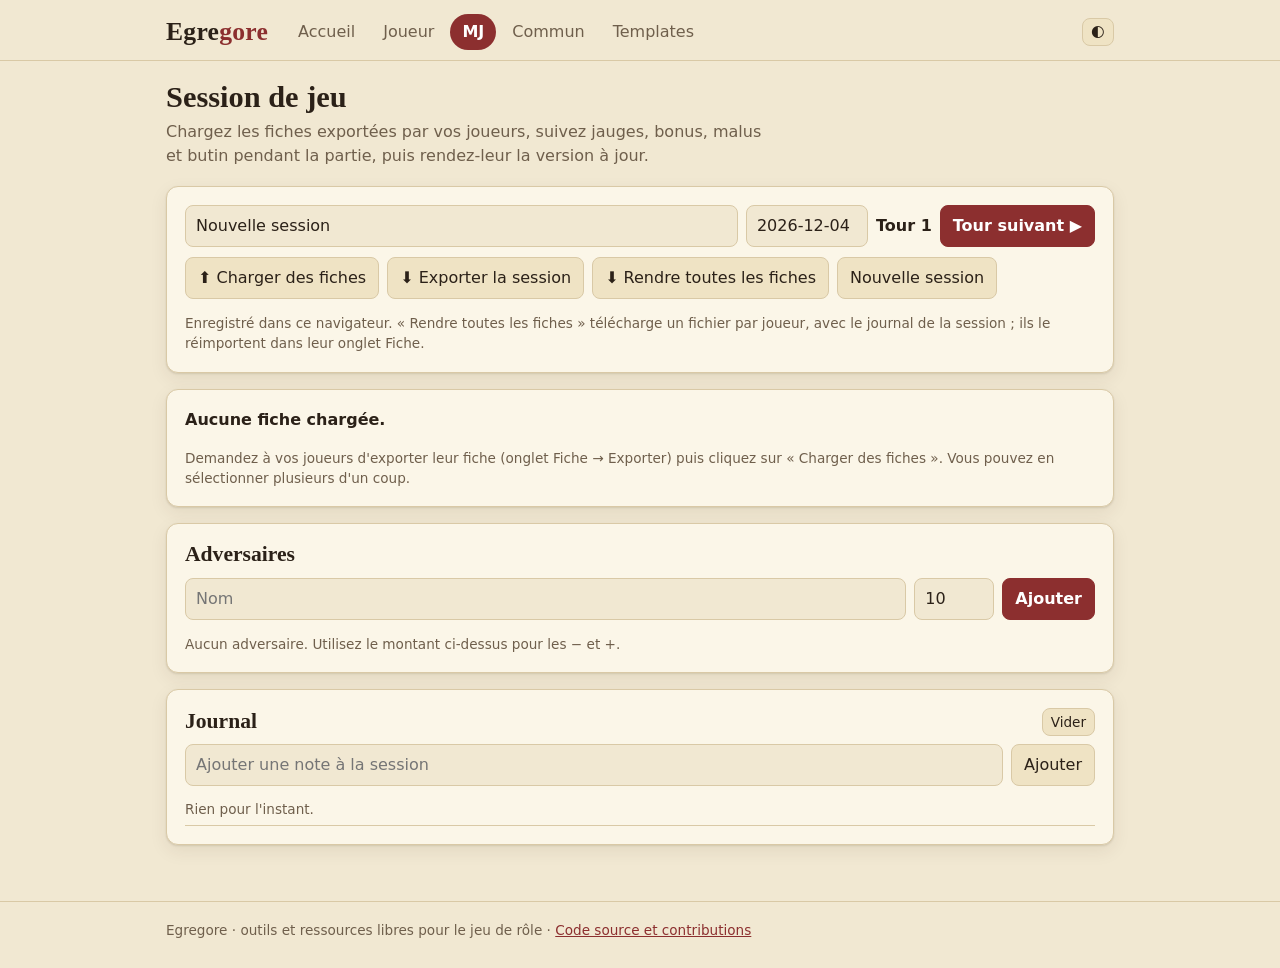
<file: game-master/session.html>
<!doctype html>
<html lang="fr">
<head>
<meta charset="utf-8">
<meta name="viewport" content="width=device-width,initial-scale=1">
<title>Session de jeu – Egregore</title>
<link rel="icon" href="data:image/svg+xml,%3Csvg xmlns='http://www.w3.org/2000/svg' viewBox='0 0 100 100'%3E%3Ctext y='.9em' font-size='90'%3E🎲%3C/text%3E%3C/svg%3E">
<link rel="stylesheet" href="../assets/css/egregore.css">
<script src="../assets/js/egregore.js"></script>
<style>
.pcs{display:grid;grid-template-columns:repeat(auto-fill,minmax(310px,1fr));gap:14px;align-items:start}
.pc{margin:0}
.pc.sel{border-color:var(--accent)}
.pc h2{display:flex;gap:8px;align-items:center;margin:0}
.pc h2 span{flex:1;overflow:hidden;text-overflow:ellipsis}
.chips{display:flex;gap:6px;flex-wrap:wrap;margin:8px 0}
.chip{display:inline-flex;gap:4px;align-items:center;border:1px solid var(--line);border-radius:999px;padding:2px 4px 2px 10px;background:var(--bg);font-size:.88rem}
.chip.bonus{border-color:var(--good);color:var(--good)}
.chip.malus{border-color:var(--bad);color:var(--bad)}
.chip button{border:0;background:transparent;cursor:pointer;color:inherit;padding:0 6px}
.stats{display:flex;gap:6px;flex-wrap:wrap;margin:8px 0}
.stats label{font-size:.8rem;color:var(--muted);display:flex;gap:4px;align-items:center}
.stats input{width:52px;padding:3px 6px}
.tr{display:grid;grid-template-columns:1fr auto auto;gap:6px;align-items:center;padding:4px 0}
.tr .bar{grid-column:1/-1}
.sticky{background:var(--paper)}
@media (min-width:900px) and (min-height:800px){.sticky{position:sticky;top:8px;z-index:4}}
details.mini summary{font-weight:400;font-size:.9rem;color:var(--muted);padding:6px 0}
textarea.sm{min-height:70px}
.logl li{padding:5px 0;border-bottom:1px solid var(--line);display:flex;gap:10px}
</style>
</head>
<body>
<div id="hdr"></div>
<main>
<div class="wrap">
  <h1 class="page">Session de jeu</h1>
  <p class="lead">Chargez les fiches exportées par vos joueurs, suivez jauges, bonus, malus et butin pendant la partie, puis rendez-leur la version à jour.</p>
  <div id="app"></div>
  <input type="file" id="imp" accept="application/json,.json" multiple hidden>
</div>
</main>
<script>
(() => {
'use strict';
const E = Egregore; E.mount('mj');
const KEY = 'egregore-session-v1';
const $ = (s, r = document) => r.querySelector(s);
const nowIso = () => new Date().toISOString();
const blank = () => ({ format: 'egregore-session', version: 1, nom: 'Nouvelle session', date: nowIso().slice(0, 10), round: 1, persos: [], adversaires: [], log: [] });
let S = Object.assign(blank(), E.store.get(KEY, {}));
S.persos = (S.persos || []).map(p => Object.assign(E.ficheNorm(p), { _sel: p._sel !== false, _mj: p._mj || '' }));
const ui = { amt: 1, track: '', eName: '', eType: 'bonus', eRounds: 0, loot: '', advName: '', advHp: 10, logTxt: '' };
const save = () => E.store.set(KEY, S);
const nm = p => p.nom || '(sans nom)';
const byId = id => S.persos.find(p => p.id === id);
const pct = (c, m) => m > 0 ? Math.max(0, Math.min(100, c / m * 100)) : 0;

/* journal : une entrée de session + une entrée dans chaque fiche concernée */
function log(txt, ids = []) {
  const d = nowIso();
  S.log.unshift({ d, t: txt, who: ids });
  S.log = S.log.slice(0, 500);
  for (const id of ids) { const p = byId(id); if (p) { p.journal.push({ d, s: S.nom, t: txt }); p.journal = p.journal.slice(-300); p.maj = d; } }
}
const sel = () => S.persos.filter(p => p._sel);

/* actions */
function adjust(p, i, delta) {
  const t = p.tracks[i], old = t.cur;
  t.cur = Math.max(0, Math.min(t.max, t.cur + delta));
  if (t.cur !== old) log(`${nm(p)} : ${t.n} ${old} → ${t.cur}`, [p.id]);
}
function addEffect(p, e) {
  p.effets.push(e);
  log(`${nm(p)} : ${e.type === 'bonus' ? 'bonus' : 'malus'} « ${e.n} »${e.rounds ? ' (' + e.rounds + ' tours)' : ''}`, [p.id]);
}
function giveLoot(p, item) {
  p.inventaire = (p.inventaire ? p.inventaire.replace(/\s+$/, '') + '\n' : '') + '- ' + item;
  log(`${nm(p)} reçoit : ${item}`, [p.id]);
}
function nextRound() {
  S.round++;
  for (const p of S.persos) {
    for (const e of p.effets.slice()) {
      if (e.rounds > 0 && --e.rounds === 0) { p.effets.splice(p.effets.indexOf(e), 1); log(`${nm(p)} : « ${e.n} » prend fin`, [p.id]); }
    }
  }
  log(`— Tour ${S.round} —`);
}

/* rendu */
function trackNames() { return [...new Set(S.persos.flatMap(p => p.tracks.map(t => t.n)).filter(Boolean))]; }
function pcHtml(p) {
  return `<section class="card pc ${p._sel ? 'sel' : ''}" data-id="${p.id}">
    <h2><input type="checkbox" data-act="sel" ${p._sel ? 'checked' : ''} aria-label="Sélectionner ${E.esc(nm(p))}"><span>${E.esc(nm(p))}</span>
      <button class="btn mini" data-act="pexport" title="Télécharger la fiche à jour">⬇</button><button class="btn mini danger" data-act="pdel" title="Retirer de la session" aria-label="Retirer">✕</button></h2>
    <div class="hint">${E.esc(p.concept || '')}</div>
    ${p.tracks.map((t, i) => `<div class="tr"><span>${E.esc(t.n)} <b>${t.cur}</b> / ${t.max}</span>
      <button class="btn mini" data-act="dec" data-i="${i}" aria-label="Retirer ${E.esc(t.n)}">−</button><button class="btn mini" data-act="inc" data-i="${i}" aria-label="Ajouter ${E.esc(t.n)}">+</button>
      <div class="bar"><i style="width:${pct(t.cur, t.max)}%"></i></div></div>`).join('')}
    <div class="stats">${p.stats.map((s, i) => `<label>${E.esc(s.n)}<input type="number" data-act="stat" data-i="${i}" value="${s.v}"></label>`).join('')}</div>
    <div class="chips">${p.effets.map((x, i) => `<span class="chip ${x.type}" title="${E.esc(x.note || '')}">${x.type === 'malus' ? '▼' : '▲'} ${E.esc(x.n || 'effet')}${x.rounds ? ' · ' + x.rounds + ' t' : ''}<button data-act="edel" data-i="${i}" aria-label="Retirer l'effet">✕</button></span>`).join('') || '<span class="hint">Aucun bonus ni malus</span>'}</div>
    <details class="mini"><summary>Inventaire</summary><textarea class="sm" data-act="inv" aria-label="Inventaire">${E.esc(p.inventaire)}</textarea></details>
    <details class="mini"><summary>Notes du MJ (privées, non exportées dans le journal)</summary><textarea class="sm" data-act="mj" aria-label="Notes du MJ">${E.esc(p._mj)}</textarea></details>
  </section>`;
}
function draw() {
  const names = trackNames(), n = sel().length;
  if (!names.includes(ui.track)) ui.track = names[0] || '';
  $('#app').innerHTML = `
  <section class="card">
    <div class="row"><input class="grow" type="text" data-act="sname" value="${E.esc(S.nom)}" aria-label="Nom de la session"><input type="text" data-act="sdate" value="${E.esc(S.date)}" style="width:12ch" aria-label="Date">
      <strong>Tour ${S.round}</strong><button class="btn primary" data-act="next">Tour suivant ▶</button></div>
    <div class="row" style="margin-top:10px"><button class="btn" data-act="import">⬆ Charger des fiches</button><button class="btn" data-act="exportAll">⬇ Exporter la session</button><button class="btn" data-act="exportPcs">⬇ Rendre toutes les fiches</button><button class="btn danger" data-act="reset">Nouvelle session</button></div>
    <p class="hint" style="margin-bottom:0">Enregistré dans ce navigateur. « Rendre toutes les fiches » télécharge un fichier par joueur, avec le journal de la session ; ils le réimportent dans leur onglet Fiche.</p>
  </section>
  ${S.persos.length ? `
  <section class="card sticky">
    <h2>Actions sur la sélection <span class="hint">(${n} personnage${n > 1 ? 's' : ''})</span></h2>
    <div class="row"><label>Montant <input type="number" min="1" value="${ui.amt}" data-act="amt" style="width:70px"></label>
      <select data-act="track" aria-label="Jauge">${names.map(t => `<option ${t === ui.track ? 'selected' : ''}>${E.esc(t)}</option>`).join('')}</select>
      <button class="btn" data-act="gdmg">− Retirer</button><button class="btn" data-act="gheal">+ Ajouter</button>
      <span class="hint">(un piège, un sort de soin…)</span>
      <button class="btn mini" data-act="selall">Tous</button><button class="btn mini" data-act="selnone">Aucun</button></div>
    <div class="row" style="margin-top:8px"><input class="grow" type="text" data-act="eName" value="${E.esc(ui.eName)}" placeholder="Bonus / malus : nom et effet (ex. Bénédiction +1 attaque)" aria-label="Nom de l'effet">
      <select data-act="eType" aria-label="Type"><option value="bonus" ${ui.eType === 'bonus' ? 'selected' : ''}>Bonus</option><option value="malus" ${ui.eType === 'malus' ? 'selected' : ''}>Malus</option></select>
      <input type="number" min="0" value="${ui.eRounds || ''}" placeholder="tours" data-act="eRounds" style="width:76px" aria-label="Durée en tours"><button class="btn" data-act="gfx">Appliquer</button></div>
    <div class="row" style="margin-top:8px"><input class="grow" type="text" data-act="loot" value="${E.esc(ui.loot)}" placeholder="Butin à distribuer (objet, pièces…)" aria-label="Butin"><button class="btn" data-act="lootroll" title="Tirer dans « poches d'un malfrat »">🎲</button><button class="btn" data-act="gloot">Donner</button></div>
  </section>
  <div class="pcs">${S.persos.map(pcHtml).join('')}</div>` : `<section class="card"><p style="margin-top:0"><b>Aucune fiche chargée.</b></p><p class="hint" style="margin-bottom:0">Demandez à vos joueurs d'exporter leur fiche (onglet Fiche → Exporter) puis cliquez sur « Charger des fiches ». Vous pouvez en sélectionner plusieurs d'un coup.</p></section>`}
  <section class="card" style="margin-top:16px"><h2>Adversaires</h2>
    <form class="row" id="advForm"><input class="grow" type="text" data-act="advName" value="${E.esc(ui.advName)}" placeholder="Nom" aria-label="Nom"><input type="number" min="1" value="${ui.advHp}" data-act="advHp" style="width:80px" aria-label="PV"><button class="btn primary">Ajouter</button></form>
    ${S.adversaires.map((a, i) => `<div class="tr" data-adv="${i}"><span>${E.esc(a.nom)} <b>${a.hp}</b> / ${a.max}</span><button class="btn mini" data-act="advdec" aria-label="Retirer des PV">−</button><button class="btn mini" data-act="advinc" aria-label="Ajouter des PV">+</button><div class="bar"><i style="width:${pct(a.hp, a.max)}%"></i></div></div>`).join('') || '<p class="hint" style="margin-bottom:0">Aucun adversaire. Utilisez le montant ci-dessus pour les − et +.</p>'}
    ${S.adversaires.length ? '<div class="row" style="margin-top:8px"><button class="btn mini danger" data-act="advclear">Vider</button></div>' : ''}
  </section>
  <section class="card"><div class="row"><h2 class="grow" style="margin:0">Journal</h2><button class="btn mini danger" data-act="logclear">Vider</button></div>
    <div class="row" style="margin:8px 0"><input class="grow" type="text" data-act="logTxt" value="${E.esc(ui.logTxt)}" placeholder="Ajouter une note à la session" aria-label="Note"><button class="btn" data-act="logadd">Ajouter</button></div>
    <ul class="plain logl">${S.log.slice(0, 80).map(l => `<li><span class="hint">${E.esc(l.d.slice(11, 16))}</span><span>${E.esc(l.t)}</span></li>`).join('') || '<li class="hint">Rien pour l\'instant.</li>'}</ul></section>`;
}

/* fichiers */
const fname = s => (s || 'fichier').replace(/[^\wÀ-ſ-]+/g, '_');
function exportPc(p) { E.download(fname(nm(p)) + '.json', JSON.stringify(E.ficheClean(p), null, 2), 'application/json'); }
function exportSession() { E.download('session-' + fname(S.nom) + '.json', JSON.stringify(S, null, 2), 'application/json'); }
function importFiles(files) {
  [...files].forEach(f => {
    const r = new FileReader();
    r.onload = () => {
      try {
        const d = JSON.parse(r.result);
        if (Array.isArray(d.persos)) {                          // fichier de session
          if (!confirm('Remplacer la session actuelle par « ' + (d.nom || f.name) + ' » ?')) return;
          S = Object.assign(blank(), d); S.persos = S.persos.map(p => Object.assign(E.ficheNorm(p), { _sel: p._sel !== false, _mj: p._mj || '' }));
          save(); draw(); E.toast('Session chargée'); return;
        }
        if (!E.isFiche(d)) throw 0;
        const p = E.ficheNorm(d), ex = byId(p.id);
        if (ex) {
          if (!confirm('« ' + nm(p) + ' » est déjà dans la session. Remplacer par ce fichier ?')) return;
          Object.assign(p, { _sel: ex._sel, _mj: ex._mj }); S.persos[S.persos.indexOf(ex)] = p;
        } else { p._sel = true; p._mj = ''; S.persos.push(p); }
        log(`${nm(p)} rejoint la session`, []);
        save(); draw(); E.toast(nm(p) + ' chargé');
      } catch (_) { E.toast('Fichier invalide : ' + f.name); }
    };
    r.readAsText(f);
  });
}

/* événements */
const pcOf = el => { const c = el.closest('[data-id]'); return c && byId(c.dataset.id); };
const ACT = {
  next: () => { nextRound(); },
  import: () => { $('#imp').click(); return false; },
  exportAll: () => { exportSession(); return false; },
  exportPcs: () => { S.persos.forEach((p, i) => setTimeout(() => exportPc(p), i * 350)); return false; },
  reset: () => { if (!confirm('Démarrer une nouvelle session ? Pensez à exporter les fiches avant.')) return false; S = blank(); },
  pexport: b => { exportPc(pcOf(b)); return false; },
  pdel: b => { const p = pcOf(b); if (!confirm('Retirer « ' + nm(p) + ' » de la session ?')) return false; S.persos.splice(S.persos.indexOf(p), 1); },
  dec: b => adjust(pcOf(b), +b.dataset.i, -(+ui.amt || 1)),
  inc: b => adjust(pcOf(b), +b.dataset.i, +(+ui.amt || 1)),
  edel: b => { const p = pcOf(b), e = p.effets.splice(+b.dataset.i, 1)[0]; log(`${nm(p)} : « ${e.n} » retiré`, [p.id]); },
  selall: () => S.persos.forEach(p => p._sel = true),
  selnone: () => S.persos.forEach(p => p._sel = false),
  gdmg: () => { if (!ui.track) return false; sel().forEach(p => { const i = p.tracks.findIndex(t => t.n === ui.track); if (i >= 0) adjust(p, i, -(+ui.amt || 1)); }); },
  gheal: () => { if (!ui.track) return false; sel().forEach(p => { const i = p.tracks.findIndex(t => t.n === ui.track); if (i >= 0) adjust(p, i, +(+ui.amt || 1)); }); },
  gfx: () => { if (!ui.eName.trim()) { E.toast('Donnez un nom à l\'effet'); return false; } sel().forEach(p => addEffect(p, { type: ui.eType, n: ui.eName.trim(), note: '', rounds: +ui.eRounds || 0 })); ui.eName = ''; },
  gloot: () => { if (!ui.loot.trim()) { E.toast('Indiquez le butin'); return false; } sel().forEach(p => giveLoot(p, ui.loot.trim())); ui.loot = ''; },
  lootroll: () => { E.roll('poches-malfrat', E.makeRng(E.newSeed())).then(r => { ui.loot = r.text; draw(); }); return false; },
  advclear: () => { S.adversaires = []; },
  advdec: b => { const a = S.adversaires[+b.closest('[data-adv]').dataset.adv]; a.hp = Math.max(0, a.hp - (+ui.amt || 1)); log(`${a.nom} : PV → ${a.hp}`); },
  advinc: b => { const a = S.adversaires[+b.closest('[data-adv]').dataset.adv]; a.hp = Math.min(a.max, a.hp + (+ui.amt || 1)); log(`${a.nom} : PV → ${a.hp}`); },
  logadd: () => { if (!ui.logTxt.trim()) return false; log(ui.logTxt.trim(), sel().map(p => p.id)); ui.logTxt = ''; },
  logclear: () => { if (!confirm('Vider le journal de la session ? (les journaux des fiches restent)')) return false; S.log = []; }
};
document.addEventListener('click', e => {
  const b = e.target.closest('button[data-act]'); if (!b || !ACT[b.dataset.act]) return;
  if (ACT[b.dataset.act](b) !== false) { save(); draw(); }
});
document.addEventListener('submit', e => {
  if (e.target.id !== 'advForm') return; e.preventDefault();
  if (!ui.advName.trim()) return;
  const hp = Math.max(1, +ui.advHp || 1); S.adversaires.push({ nom: ui.advName.trim(), hp, max: hp }); log('Adversaire : ' + ui.advName.trim() + ' (' + hp + ' PV)'); ui.advName = ''; save(); draw();
});
document.addEventListener('input', e => {                       // saisie : pas de redessin pour garder le focus
  const t = e.target, a = t.dataset.act; if (!a) return;
  if (['amt', 'eName', 'eRounds', 'loot', 'advName', 'advHp', 'logTxt'].includes(a)) ui[a] = t.value;
  else if (a === 'sname') { S.nom = t.value; save(); }
  else if (a === 'sdate') { S.date = t.value; save(); }
  else if (a === 'inv') { const p = pcOf(t); p.inventaire = t.value; p.maj = nowIso(); save(); }
  else if (a === 'mj') { pcOf(t)._mj = t.value; save(); }
});
document.addEventListener('change', e => {
  const t = e.target, a = t.dataset.act;
  if (t.id === 'imp') { importFiles(t.files); t.value = ''; return; }
  if (!a) return;
  if (a === 'sel') { pcOf(t)._sel = t.checked; save(); draw(); }
  else if (a === 'track') ui.track = t.value;
  else if (a === 'eType') ui.eType = t.value;
  else if (a === 'stat') { const p = pcOf(t), s = p.stats[+t.dataset.i], v = parseInt(t.value) || 0; if (v !== s.v) { log(`${nm(p)} : ${s.n} ${s.v} → ${v}`, [p.id]); s.v = v; } save(); draw(); }
});
draw();
})();
</script>
</body>
</html>
</file>
<file: assets/css/egregore.css>
/* Egregore – feuille de style commune (thème parchemin, clair/sombre) */
:root{
  --bg:#f1e8d2;--paper:#fbf6e8;--ink:#2b2118;--muted:#6f5f4c;--line:#d9c9a6;
  --accent:#8c2f2f;--accent-ink:#fff;--soft:#efe3c4;--good:#2f6b3a;--bad:#a02a2a;
  --shadow:0 1px 2px rgba(60,40,10,.12),0 6px 18px rgba(60,40,10,.08);
}
@media (prefers-color-scheme:dark){
  :root:not([data-theme="light"]){
    --bg:#15110d;--paper:#201a14;--ink:#eadfc8;--muted:#a39478;--line:#3a3025;
    --accent:#d9a441;--accent-ink:#1a140c;--soft:#2b231a;--good:#7fc08a;--bad:#e27b7b;
    --shadow:0 1px 2px rgba(0,0,0,.4),0 6px 18px rgba(0,0,0,.3);
  }
}
:root[data-theme="dark"]{
  --bg:#15110d;--paper:#201a14;--ink:#eadfc8;--muted:#a39478;--line:#3a3025;
  --accent:#d9a441;--accent-ink:#1a140c;--soft:#2b231a;--good:#7fc08a;--bad:#e27b7b;
  --shadow:0 1px 2px rgba(0,0,0,.4),0 6px 18px rgba(0,0,0,.3);
}
*{box-sizing:border-box}
html{-webkit-text-size-adjust:100%}
body{margin:0;background:var(--bg);color:var(--ink);font:16px/1.5 system-ui,-apple-system,"Segoe UI",Roboto,sans-serif;min-height:100vh;display:flex;flex-direction:column}
main{flex:1;padding:18px 0 40px}
h1,h2,h3{font-family:Georgia,"Times New Roman",serif;margin:0;line-height:1.2}
h1.page{font-size:1.9rem;margin-bottom:.3rem}
h2{font-size:1.35rem;margin-bottom:.6rem}
h3{font-size:1.05rem;margin:1.2rem 0 .5rem;color:var(--muted)}
a{color:var(--accent)}
code{background:var(--soft);padding:1px 5px;border-radius:4px;font-size:.9em}
button,input,select,textarea{font:inherit;color:inherit}
.wrap{max-width:980px;margin:0 auto;padding:0 16px}
.lead{color:var(--muted);margin:0 0 18px;max-width:60ch}
.hint{color:var(--muted);font-size:.85rem}

/* en-tête */
.top{padding:14px 0 10px;border-bottom:1px solid var(--line)}
.top .wrap{display:flex;align-items:center;gap:8px 18px;flex-wrap:wrap}
.brand{font:700 1.6rem Georgia,serif;color:var(--ink);text-decoration:none;letter-spacing:.01em}
.brand span{color:var(--accent)}
nav.main{display:flex;gap:4px;flex-wrap:wrap;flex:1}
nav.main a{padding:6px 12px;border-radius:999px;text-decoration:none;color:var(--muted)}
nav.main a:hover{background:var(--soft)}
nav.main a[aria-current="page"]{background:var(--accent);color:var(--accent-ink);font-weight:600}
footer{border-top:1px solid var(--line);padding:18px 0 28px;color:var(--muted);font-size:.85rem}

/* cartes et grilles */
.card{background:var(--paper);border:1px solid var(--line);border-radius:12px;padding:18px;box-shadow:var(--shadow);margin-bottom:16px}
.grid{display:grid;grid-template-columns:repeat(auto-fit,minmax(210px,1fr));gap:14px;margin-bottom:18px}
a.tile{display:block;text-decoration:none;color:inherit;background:var(--paper);border:1px solid var(--line);border-radius:12px;padding:18px;box-shadow:var(--shadow);transition:transform .15s,border-color .15s}
a.tile:hover{border-color:var(--accent);transform:translateY(-2px)}
a.tile .ico{font-size:1.8rem;display:block;margin-bottom:6px}
a.tile h2{margin-bottom:.3rem}
a.tile p{margin:0;color:var(--muted);font-size:.93rem}
.split{display:grid;grid-template-columns:260px 1fr;gap:16px;align-items:start}
@media (max-width:760px){.split{grid-template-columns:1fr}}

/* formulaires */
.row{display:flex;gap:8px;flex-wrap:wrap;align-items:center}
.row>.grow{flex:1 1 160px}
input[type=text],input[type=number],input[type=search],select,textarea{background:var(--bg);border:1px solid var(--line);border-radius:8px;padding:8px 10px;min-width:0}
input[type=text],input[type=search],textarea{width:100%}
textarea{min-height:120px;resize:vertical}
input:focus,select:focus,textarea:focus,button:focus-visible,a:focus-visible{outline:2px solid var(--accent);outline-offset:1px}
button.btn,a.btn{background:var(--soft);border:1px solid var(--line);border-radius:8px;padding:8px 12px;cursor:pointer;text-decoration:none;color:inherit;display:inline-block}
button.btn:hover,a.btn:hover{border-color:var(--accent)}
button.primary{background:var(--accent);color:var(--accent-ink);border-color:var(--accent);font-weight:600}
button.danger:hover{border-color:var(--bad);color:var(--bad)}
button.mini{padding:3px 8px;font-size:.85rem}
.pills{display:flex;gap:6px;flex-wrap:wrap;margin-bottom:14px}
.pills button{border:1px solid var(--line);background:var(--bg);border-radius:8px;padding:6px 12px;cursor:pointer}
.pills button[aria-pressed="true"]{background:var(--ink);color:var(--paper);border-color:var(--ink)}
nav.tabs{display:flex;gap:6px;overflow-x:auto;margin-bottom:16px}
nav.tabs button{white-space:nowrap;border:1px solid transparent;background:transparent;padding:8px 14px;border-radius:999px;cursor:pointer;color:var(--muted)}
nav.tabs button:hover{background:var(--soft)}
nav.tabs button[aria-selected="true"]{background:var(--accent);color:var(--accent-ink);font-weight:600}

/* listes et résultats */
.tlist button{display:block;width:100%;text-align:left;padding:8px 10px;margin-bottom:4px;border:1px solid var(--line);border-radius:8px;background:var(--bg);cursor:pointer}
.tlist button[aria-pressed="true"]{border-color:var(--accent);background:var(--soft);font-weight:600}
.tlist small{display:block;color:var(--muted);font-weight:400}
.tlist h3{margin:14px 0 6px;font-size:.8rem;text-transform:uppercase;letter-spacing:.06em}
.out{border-left:3px solid var(--accent);padding:8px 14px;margin:10px 0;background:var(--bg);border-radius:0 8px 8px 0}
dl.kv{margin:0;display:grid;grid-template-columns:max-content 1fr;gap:4px 14px}
dl.kv dt{color:var(--muted);font-size:.88rem;padding-top:2px}
dl.kv dd{margin:0}
.field{display:grid;grid-template-columns:130px 1fr auto auto;gap:8px;align-items:start;padding:8px 0;border-bottom:1px solid var(--line)}
.field>label{color:var(--muted);font-size:.88rem;padding-top:3px}
.field .val{padding:2px 4px;border-radius:6px;min-height:1.5em}
.field .val:focus{outline:1px dashed var(--accent);background:var(--bg)}
.field.locked .val{font-weight:600}
@media (max-width:560px){.field{grid-template-columns:1fr auto auto}.field>label{grid-column:1/-1;padding:0}}
.seedbox{display:flex;gap:8px;align-items:center;flex-wrap:wrap;color:var(--muted);font-size:.88rem}
.seedbox input{width:9ch;font-family:ui-monospace,Menlo,Consolas,monospace}

/* dés */
.result{margin-top:10px;min-height:84px;border:1px dashed var(--line);border-radius:10px;padding:12px;display:flex;align-items:center;gap:18px;flex-wrap:wrap}
.total{font:700 3rem/1 Georgia,serif;color:var(--accent);min-width:2ch;text-align:center}
.det{display:flex;gap:6px 12px;flex-wrap:wrap;align-items:center}
.grp i{font-style:normal;color:var(--muted);font-size:.85rem;margin-right:6px}
.die{display:inline-block;min-width:1.8em;text-align:center;padding:1px 6px;margin:1px 2px;border:1px solid var(--line);border-radius:6px;background:var(--bg);font-weight:600}
.die.drop{opacity:.4;text-decoration:line-through}
.die.crit{border-color:var(--good);color:var(--good)}
.die.fumble{border-color:var(--bad);color:var(--bad)}
ul.plain{list-style:none;margin:0;padding:0}
ul.hist li{display:flex;gap:10px;align-items:baseline;flex-wrap:wrap;padding:6px 0;border-bottom:1px solid var(--line)}
ul.hist li>b{font:700 1.15rem Georgia,serif;color:var(--accent);min-width:3ch}

/* fiche de personnage */
.sheet-grid{display:grid;grid-template-columns:repeat(auto-fit,minmax(150px,1fr));gap:10px}
.stat{border:1px solid var(--line);border-radius:10px;padding:8px;background:var(--bg);text-align:center}
.stat input[type=text]{border:0;background:transparent;text-align:center;font-size:.85rem;color:var(--muted);padding:2px}
.stat input[type=number]{border:0;background:transparent;text-align:center;font:700 1.8rem Georgia,serif;width:100%;padding:0}
.track{display:grid;grid-template-columns:1fr auto auto auto auto auto;gap:6px;align-items:center;padding:6px 0;border-bottom:1px solid var(--line)}
.track input[type=number]{width:64px}
.bar{height:8px;border-radius:99px;background:var(--soft);overflow:hidden;grid-column:1/-1}
.bar>i{display:block;height:100%;background:var(--accent)}

/* glossaire, détails */
details{border:1px solid var(--line);border-radius:10px;background:var(--paper);margin-bottom:8px;padding:2px 14px}
summary{cursor:pointer;padding:10px 0;font-weight:600}
details[open] summary{border-bottom:1px solid var(--line);margin-bottom:8px}
details p,details ul{margin:.3rem 0 .8rem}
dl.gloss dt{font-weight:700;margin-top:12px}
dl.gloss dd{margin:2px 0 0;color:var(--muted)}
pre.md{white-space:pre-wrap;background:var(--bg);border:1px solid var(--line);border-radius:10px;padding:14px;max-height:480px;overflow:auto;font:.88rem/1.5 ui-monospace,Menlo,Consolas,monospace}

#toast{position:fixed;left:50%;bottom:22px;transform:translateX(-50%) translateY(30px);background:var(--ink);color:var(--paper);padding:9px 16px;border-radius:999px;opacity:0;pointer-events:none;transition:.25s;z-index:20;font-size:.9rem}
#toast.on{opacity:1;transform:translateX(-50%)}
@media (prefers-reduced-motion:reduce){*{transition:none!important}}
@media print{
  .noprint,nav.tabs,button,.hint{display:none!important}
  body{background:#fff;color:#000}
  .card{box-shadow:none;border-color:#999;break-inside:avoid}
  input,textarea{border:0;border-bottom:1px solid #999;background:transparent;border-radius:0}
}
</file>
